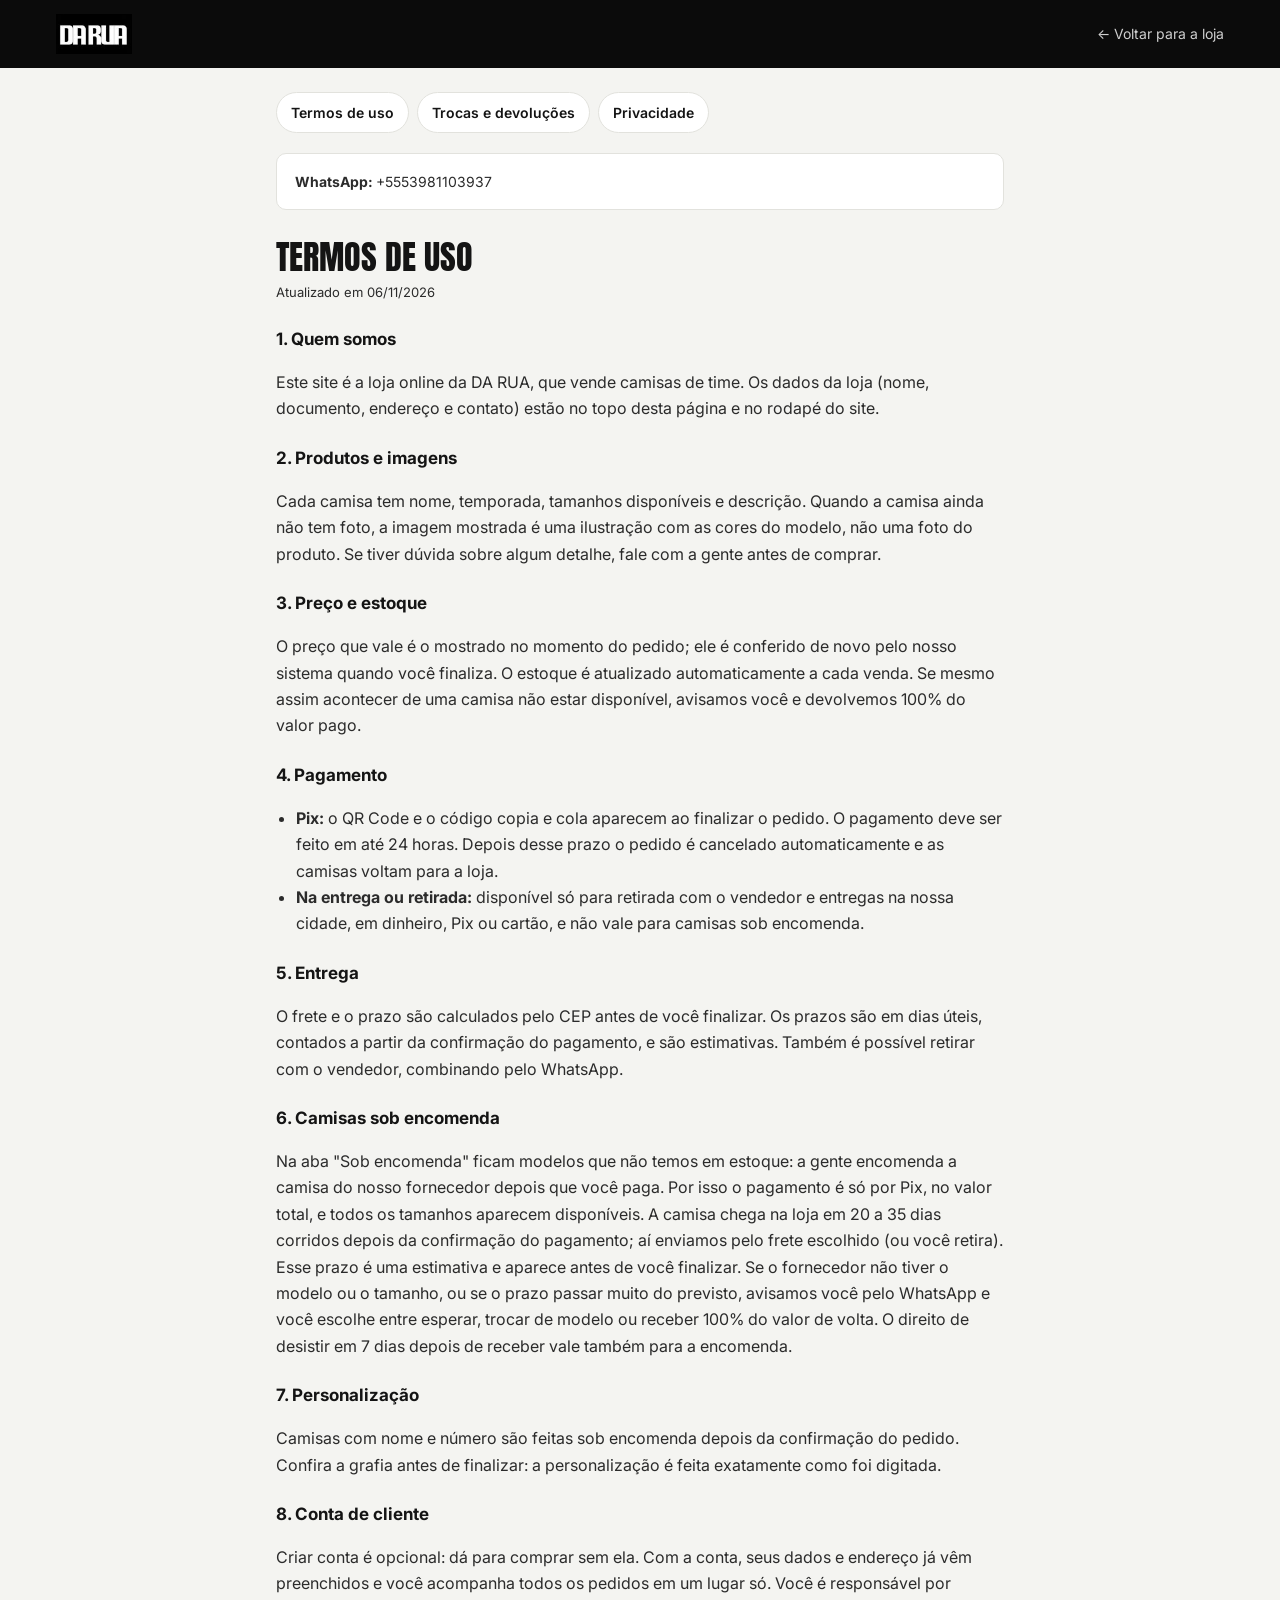
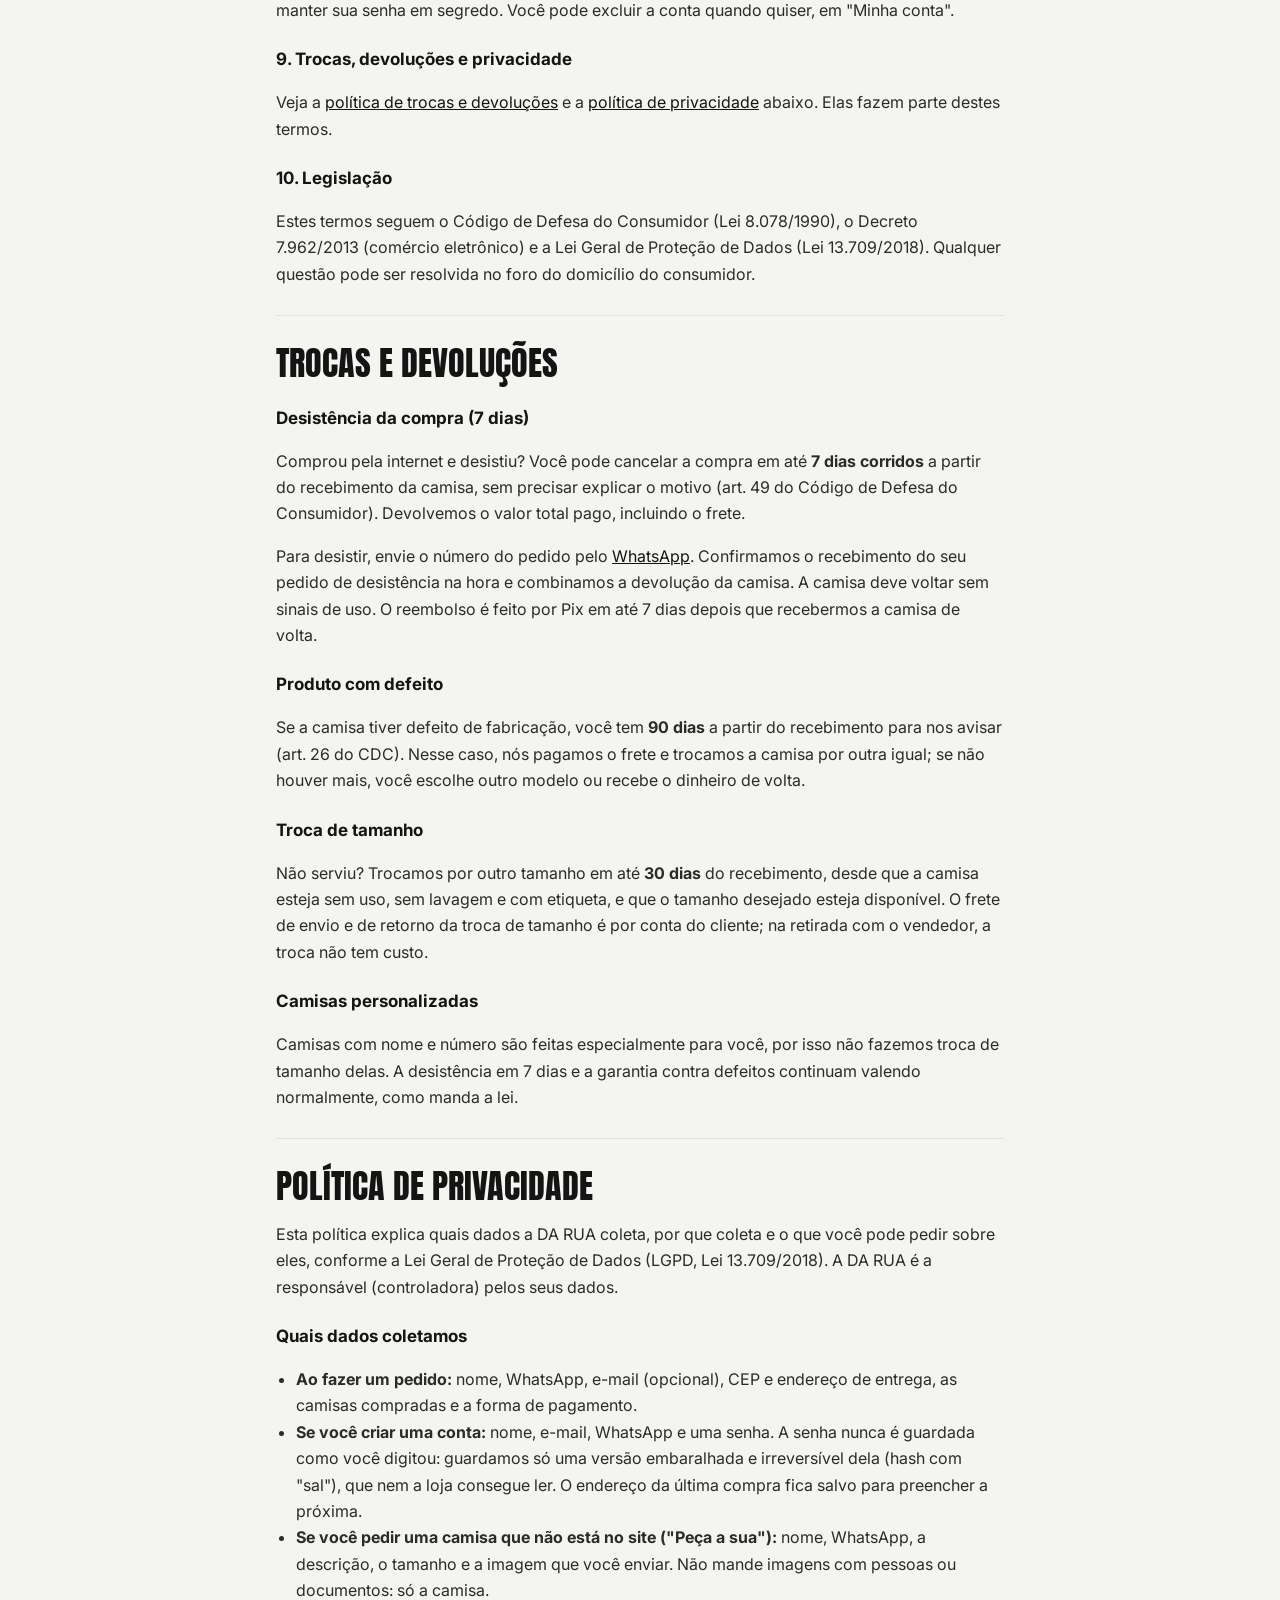
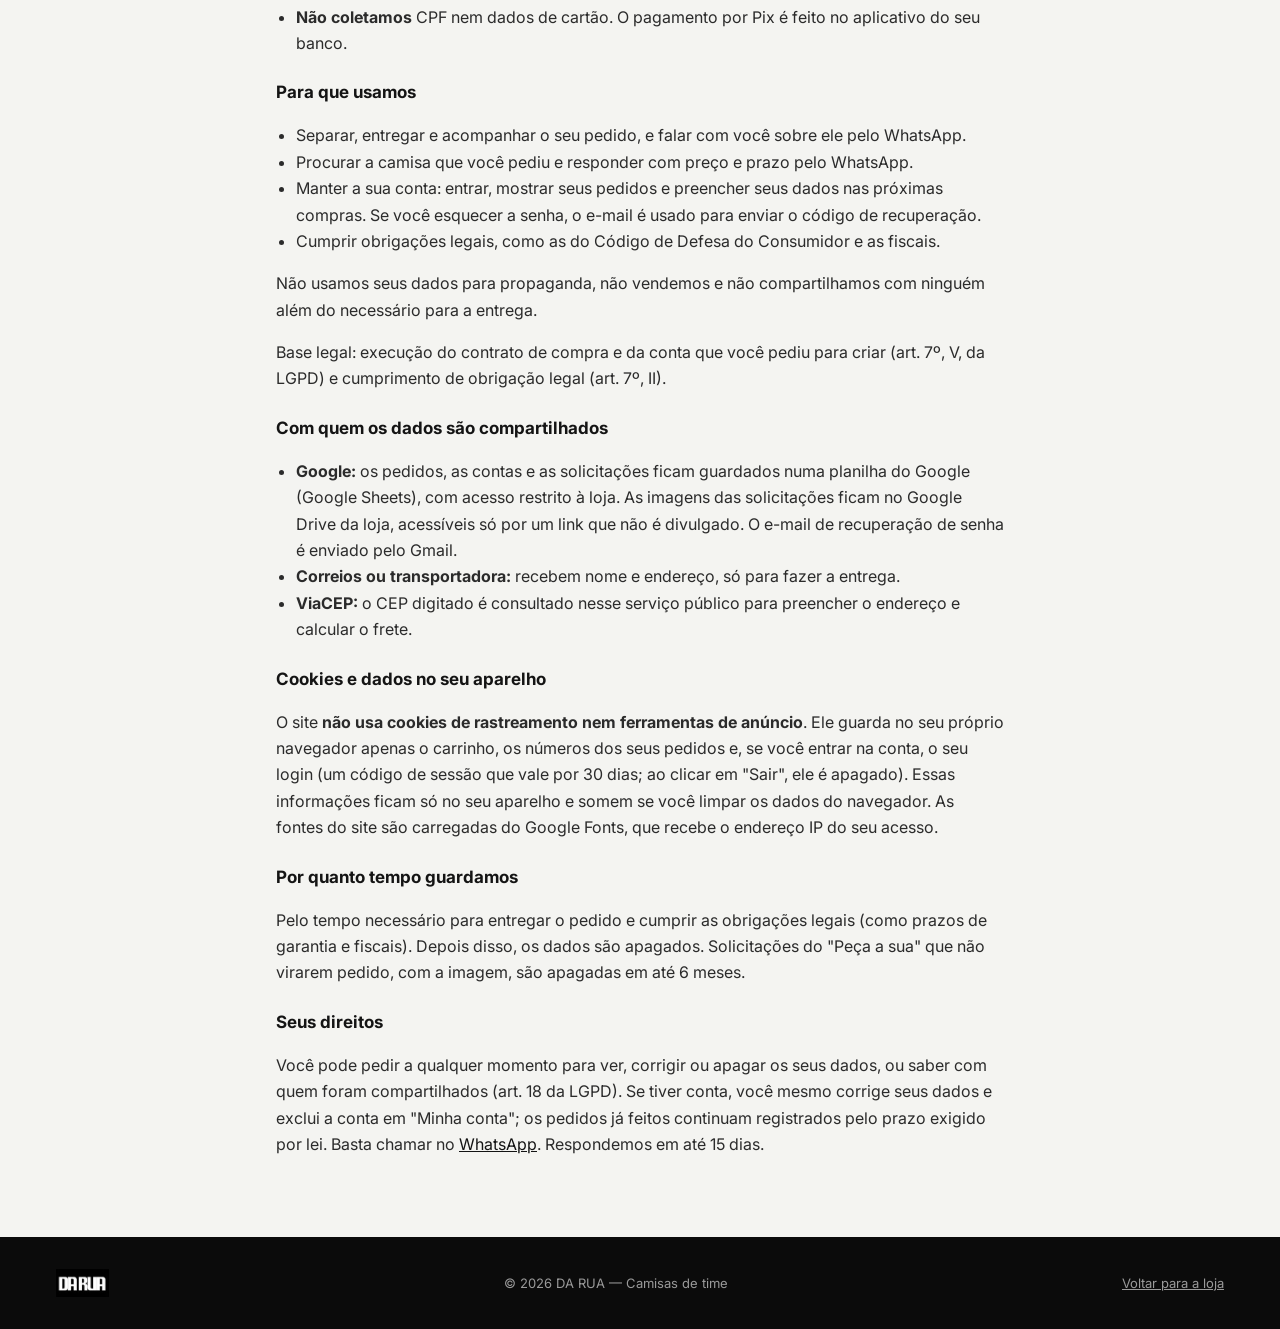
<file: politicas.html>
<!doctype html>
<html lang="pt-BR">
<head>
  <meta charset="utf-8">
  <meta name="viewport" content="width=device-width, initial-scale=1">
  <title>DA RUA — Termos, trocas e privacidade</title>
  <meta name="description" content="Termos de uso, política de trocas e devoluções e política de privacidade da loja DA RUA.">
  <link rel="icon" href="logodarua.png">
  <link rel="preconnect" href="https://fonts.googleapis.com">
  <link rel="preconnect" href="https://fonts.gstatic.com" crossorigin>
  <link href="https://fonts.googleapis.com/css2?family=Anton&family=Inter:wght@400;500;600;700;800&display=swap" rel="stylesheet">
  <link rel="stylesheet" href="css/style.css?v=202611061700">
</head>
<body>
  <header class="topo">
    <div class="wrap topo-in">
      <a href="index.html" class="logo"><img src="logodarua.png" alt="DA RUA — voltar para a loja"></a>
      <a href="index.html" class="voltar-loja">← Voltar para a loja</a>
    </div>
  </header>

  <main class="wrap politicas">
    <nav class="pol-nav" aria-label="Políticas">
      <a href="#termos">Termos de uso</a>
      <a href="#trocas">Trocas e devoluções</a>
      <a href="#privacidade">Privacidade</a>
    </nav>

    <div class="pol-empresa" id="empresa"></div>

    <!-- ================= TERMOS ================= -->
    <section id="termos">
      <h1>Termos de uso</h1>
      <p class="pol-data">Atualizado em <span data-cfg="politicasAtualizadas"></span></p>

      <h2>1. Quem somos</h2>
      <p>Este site é a loja online da DA RUA, que vende camisas de time. Os dados da loja (nome, documento, endereço e contato) estão no topo desta página e no rodapé do site.</p>

      <h2>2. Produtos e imagens</h2>
      <p>Cada camisa tem nome, temporada, tamanhos disponíveis e descrição. Quando a camisa ainda não tem foto, a imagem mostrada é uma ilustração com as cores do modelo, não uma foto do produto. Se tiver dúvida sobre algum detalhe, fale com a gente antes de comprar.</p>

      <h2>3. Preço e estoque</h2>
      <p>O preço que vale é o mostrado no momento do pedido; ele é conferido de novo pelo nosso sistema quando você finaliza. O estoque é atualizado automaticamente a cada venda. Se mesmo assim acontecer de uma camisa não estar disponível, avisamos você e devolvemos 100% do valor pago.</p>

      <h2>4. Pagamento</h2>
      <ul>
        <li><b>Pix:</b> o QR Code e o código copia e cola aparecem ao finalizar o pedido. O pagamento deve ser feito em até <span data-cfg="pixPrazoHoras"></span> horas. Depois desse prazo o pedido é cancelado automaticamente e as camisas voltam para a loja.</li>
        <li><b>Na entrega ou retirada:</b> disponível só para retirada com o vendedor e entregas na nossa cidade, em dinheiro, Pix ou cartão, e não vale para camisas sob encomenda.</li>
      </ul>

      <h2>5. Entrega</h2>
      <p>O frete e o prazo são calculados pelo CEP antes de você finalizar. Os prazos são em dias úteis, contados a partir da confirmação do pagamento, e são estimativas. Também é possível retirar com o vendedor, combinando pelo WhatsApp.</p>

      <h2>6. Camisas sob encomenda</h2>
      <p>Na aba "Sob encomenda" ficam modelos que não temos em estoque: a gente encomenda a camisa do nosso fornecedor depois que você paga. Por isso o pagamento é só por Pix, no valor total, e todos os tamanhos aparecem disponíveis. A camisa chega na loja em <span data-cfg-encomenda></span> dias corridos depois da confirmação do pagamento; aí enviamos pelo frete escolhido (ou você retira). Esse prazo é uma estimativa e aparece antes de você finalizar. Se o fornecedor não tiver o modelo ou o tamanho, ou se o prazo passar muito do previsto, avisamos você pelo WhatsApp e você escolhe entre esperar, trocar de modelo ou receber 100% do valor de volta. O direito de desistir em 7 dias depois de receber vale também para a encomenda.</p>

      <h2>7. Personalização</h2>
      <p>Camisas com nome e número são feitas sob encomenda depois da confirmação do pedido. Confira a grafia antes de finalizar: a personalização é feita exatamente como foi digitada.</p>

      <h2>8. Conta de cliente</h2>
      <p>Criar conta é opcional: dá para comprar sem ela. Com a conta, seus dados e endereço já vêm preenchidos e você acompanha todos os pedidos em um lugar só. Você é responsável por manter sua senha em segredo. Você pode excluir a conta quando quiser, em "Minha conta".</p>

      <h2>9. Trocas, devoluções e privacidade</h2>
      <p>Veja a <a href="#trocas">política de trocas e devoluções</a> e a <a href="#privacidade">política de privacidade</a> abaixo. Elas fazem parte destes termos.</p>

      <h2>10. Legislação</h2>
      <p>Estes termos seguem o Código de Defesa do Consumidor (Lei 8.078/1990), o Decreto 7.962/2013 (comércio eletrônico) e a Lei Geral de Proteção de Dados (Lei 13.709/2018). Qualquer questão pode ser resolvida no foro do domicílio do consumidor.</p>
    </section>

    <!-- ================= TROCAS ================= -->
    <section id="trocas">
      <h1>Trocas e devoluções</h1>

      <h2>Desistência da compra (7 dias)</h2>
      <p>Comprou pela internet e desistiu? Você pode cancelar a compra em até <b>7 dias corridos</b> a partir do recebimento da camisa, sem precisar explicar o motivo (art. 49 do Código de Defesa do Consumidor). Devolvemos o valor total pago, incluindo o frete.</p>
      <p>Para desistir, envie o número do pedido pelo <a data-zap="Olá! Quero desistir do pedido nº ">WhatsApp</a><span data-se="email"> ou pelo e-mail <a data-cfg-email></a></span>. Confirmamos o recebimento do seu pedido de desistência na hora e combinamos a devolução da camisa. A camisa deve voltar sem sinais de uso. O reembolso é feito por Pix em até 7 dias depois que recebermos a camisa de volta.</p>

      <h2>Produto com defeito</h2>
      <p>Se a camisa tiver defeito de fabricação, você tem <b>90 dias</b> a partir do recebimento para nos avisar (art. 26 do CDC). Nesse caso, nós pagamos o frete e trocamos a camisa por outra igual; se não houver mais, você escolhe outro modelo ou recebe o dinheiro de volta.</p>

      <h2>Troca de tamanho</h2>
      <p>Não serviu? Trocamos por outro tamanho em até <b><span data-cfg="trocaTamanhoDias"></span> dias</b> do recebimento, desde que a camisa esteja sem uso, sem lavagem e com etiqueta, e que o tamanho desejado esteja disponível. O frete de envio e de retorno da troca de tamanho é por conta do cliente; na retirada com o vendedor, a troca não tem custo.</p>

      <h2>Camisas personalizadas</h2>
      <p>Camisas com nome e número são feitas especialmente para você, por isso não fazemos troca de tamanho delas. A desistência em 7 dias e a garantia contra defeitos continuam valendo normalmente, como manda a lei.</p>
    </section>

    <!-- ================= PRIVACIDADE ================= -->
    <section id="privacidade">
      <h1>Política de privacidade</h1>
      <p>Esta política explica quais dados a DA RUA coleta, por que coleta e o que você pode pedir sobre eles, conforme a Lei Geral de Proteção de Dados (LGPD, Lei 13.709/2018). A DA RUA é a responsável (controladora) pelos seus dados.</p>

      <h2>Quais dados coletamos</h2>
      <ul>
        <li><b>Ao fazer um pedido:</b> nome, WhatsApp, e-mail (opcional), CEP e endereço de entrega, as camisas compradas e a forma de pagamento.</li>
        <li><b>Se você criar uma conta:</b> nome, e-mail, WhatsApp e uma senha. A senha nunca é guardada como você digitou: guardamos só uma versão embaralhada e irreversível dela (hash com "sal"), que nem a loja consegue ler. O endereço da última compra fica salvo para preencher a próxima.</li>
        <li><b>Se você pedir uma camisa que não está no site ("Peça a sua"):</b> nome, WhatsApp, a descrição, o tamanho e a imagem que você enviar. Não mande imagens com pessoas ou documentos: só a camisa.</li>
        <li><b>Não coletamos</b> CPF nem dados de cartão. O pagamento por Pix é feito no aplicativo do seu banco.</li>
      </ul>

      <h2>Para que usamos</h2>
      <ul>
        <li>Separar, entregar e acompanhar o seu pedido, e falar com você sobre ele pelo WhatsApp.</li>
        <li>Procurar a camisa que você pediu e responder com preço e prazo pelo WhatsApp.</li>
        <li>Manter a sua conta: entrar, mostrar seus pedidos e preencher seus dados nas próximas compras. Se você esquecer a senha, o e-mail é usado para enviar o código de recuperação.</li>
        <li>Cumprir obrigações legais, como as do Código de Defesa do Consumidor e as fiscais.</li>
      </ul>
      <p>Não usamos seus dados para propaganda, não vendemos e não compartilhamos com ninguém além do necessário para a entrega.</p>
      <p>Base legal: execução do contrato de compra e da conta que você pediu para criar (art. 7º, V, da LGPD) e cumprimento de obrigação legal (art. 7º, II).</p>

      <h2>Com quem os dados são compartilhados</h2>
      <ul>
        <li><b>Google:</b> os pedidos, as contas e as solicitações ficam guardados numa planilha do Google (Google Sheets), com acesso restrito à loja. As imagens das solicitações ficam no Google Drive da loja, acessíveis só por um link que não é divulgado. O e-mail de recuperação de senha é enviado pelo Gmail.</li>
        <li><b>Correios ou transportadora:</b> recebem nome e endereço, só para fazer a entrega.</li>
        <li><b>ViaCEP:</b> o CEP digitado é consultado nesse serviço público para preencher o endereço e calcular o frete.</li>
      </ul>

      <h2>Cookies e dados no seu aparelho</h2>
      <p>O site <b>não usa cookies de rastreamento nem ferramentas de anúncio</b>. Ele guarda no seu próprio navegador apenas o carrinho, os números dos seus pedidos e, se você entrar na conta, o seu login (um código de sessão que vale por 30 dias; ao clicar em "Sair", ele é apagado). Essas informações ficam só no seu aparelho e somem se você limpar os dados do navegador. As fontes do site são carregadas do Google Fonts, que recebe o endereço IP do seu acesso.</p>

      <h2>Por quanto tempo guardamos</h2>
      <p>Pelo tempo necessário para entregar o pedido e cumprir as obrigações legais (como prazos de garantia e fiscais). Depois disso, os dados são apagados. Solicitações do "Peça a sua" que não virarem pedido, com a imagem, são apagadas em até 6 meses.</p>

      <h2>Seus direitos</h2>
      <p>Você pode pedir a qualquer momento para ver, corrigir ou apagar os seus dados, ou saber com quem foram compartilhados (art. 18 da LGPD). Se tiver conta, você mesmo corrige seus dados e exclui a conta em "Minha conta"; os pedidos já feitos continuam registrados pelo prazo exigido por lei. Basta chamar no <a data-zap="Olá! Quero fazer um pedido sobre os meus dados pessoais.">WhatsApp</a><span data-se="email"> ou mandar e-mail para <a data-cfg-email></a></span>. Respondemos em até 15 dias.</p>
    </section>
  </main>

  <footer>
    <div class="wrap">
      <img src="logodarua.png" alt="DA RUA">
      <span>© <span id="ano"></span> DA RUA — Camisas de time</span>
      <a href="index.html">Voltar para a loja</a>
    </div>
  </footer>

  <script src="js/config.js?v=202611061700"></script>
  <script src="js/politicas.js?v=202611061700"></script>
</body>
</html>
</file>
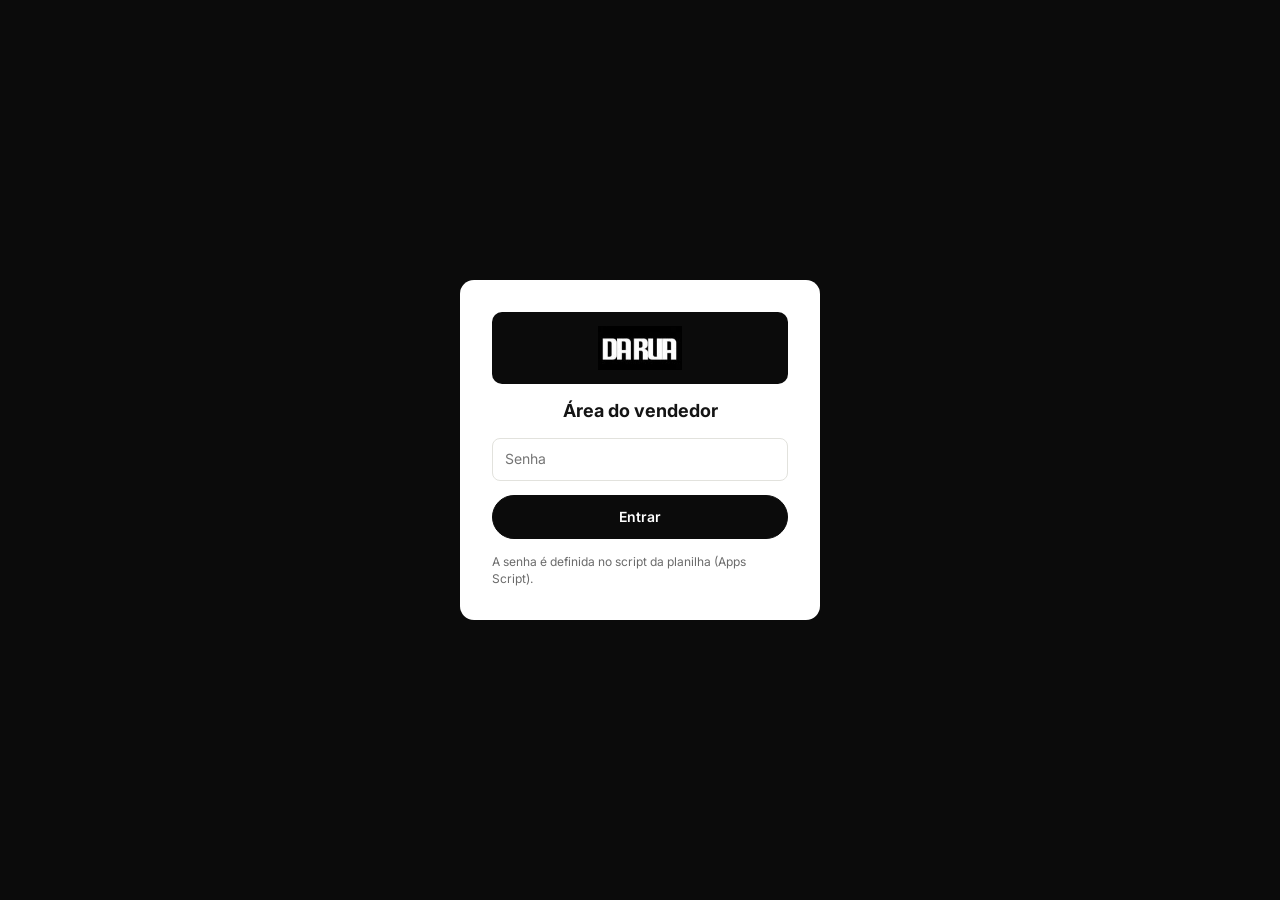
<file: vendedor.html>
<!doctype html>
<html lang="pt-BR">
<head>
  <meta charset="utf-8">
  <meta name="viewport" content="width=device-width, initial-scale=1">
  <title>DA RUA — Pedidos</title>
  <meta name="robots" content="noindex">
  <link rel="icon" href="logodarua.png">
  <link rel="preconnect" href="https://fonts.googleapis.com">
  <link rel="preconnect" href="https://fonts.gstatic.com" crossorigin>
  <link href="https://fonts.googleapis.com/css2?family=Anton&family=Inter:wght@400;500;600;700;800&display=swap" rel="stylesheet">
  <link rel="stylesheet" href="css/style.css?v=202611061700">
</head>
<body>
  <section class="login" id="login">
    <form id="formLogin">
      <div class="logo-box"><img src="logodarua.png" alt="DA RUA"></div>
      <h1>Área do vendedor</h1>
      <input type="password" id="senha" placeholder="Senha" autocomplete="current-password" required>
      <p class="erro" id="erroLogin" hidden></p>
      <button class="btn primario largo" id="entrar">Entrar</button>
      <p class="dica">A senha é definida no script da planilha (Apps Script).</p>
    </form>
  </section>

  <div id="painel" hidden>
    <header class="topo painel-topo">
      <div class="wrap topo-in">
        <div style="display:flex;align-items:center">
          <a href="index.html" class="logo"><img src="logodarua.png" alt="DA RUA"></a>
          <span class="tag">Vendedor</span>
        </div>
        <nav>
          <button class="aba on" data-aba="pedidos">Pedidos</button>
          <button class="aba" data-aba="solicitacoes">Solicitações <span class="cont" id="contSolic" hidden></span></button>
          <button class="aba" data-aba="cadastro">+ Camisa</button>
          <a href="index.html" target="_blank">Ver loja ↗</a>
          <button id="sair">Sair</button>
        </nav>
      </div>
    </header>

    <main class="wrap" id="abaSolicitacoes" style="padding-top:24px" hidden>
      <h2>Solicitações de clientes</h2>
      <p class="dica" style="margin-bottom:14px">Camisas que os clientes pediram pelo "Peça a sua", na aba Sob encomenda da loja. Procure no fornecedor, responda pelo WhatsApp com preço e prazo e, se fechar, cadastre a camisa como sob encomenda para o cliente comprar pelo site.</p>
      <div class="barra">
        <select id="filtroSolic" style="width:auto"></select>
        <span class="esp"></span>
        <button class="btn pequeno" id="atualizarSolic">Atualizar</button>
      </div>
      <div class="solicitacoes" id="listaSolic"></div>
    </main>

    <main class="wrap" id="abaPedidos" style="padding-top:24px">
      <div class="kpis" id="kpis"></div>
      <div class="barra">
        <input type="search" id="busca" placeholder="Buscar por nome, nº ou telefone...">
        <select id="filtroStatus" style="width:auto"></select>
        <span class="esp"></span>
        <button class="btn pequeno" id="atualizar">Atualizar</button>
      </div>
      <p class="dica" id="atualizadoEm" style="margin:-6px 0 14px"></p>
      <div class="pedidos" id="lista"></div>
    </main>

    <main class="wrap cadastro" id="abaCadastro" hidden>
      <h2>Cadastrar camisa</h2>
      <p class="dica">Tire uma foto de frente, com o escudo aparecendo e boa luz, ou escolha uma da galeria. A IA preenche o que conseguir; confira tudo e complete preço e estoque.</p>
      <p class="dica">Camisa do fornecedor (sob encomenda): no Yupoo, abra o álbum, segure o dedo na foto da frente e salve; depois escolha ela aqui e marque "Sob encomenda".</p>

      <details class="lote" id="lote">
        <summary>Cadastrar várias camisas do fornecedor de uma vez (sob encomenda)</summary>
        <p class="dica">Salve no celular as fotos de frente das camisas do Yupoo, escolha todas aqui e toque em cadastrar. A IA identifica uma por uma e salva como sob encomenda, com o preço do tipo (configurado no js/config.js). Se a IA ficar em dúvida, a camisa é salva <b>escondida</b>: confira na planilha e mude "ativo" para SIM.</p>
        <label class="btn largo lote-escolher">📷 Escolher fotos da galeria
          <input type="file" id="loteInput" accept="image/*" multiple>
        </label>
        <label class="lote-link">Link do álbum ou categoria no fornecedor <small>(opcional, vale para todas)</small>
          <input type="url" id="loteLink" maxlength="300" placeholder="https://ezfashion.x.yupoo.com/..." inputmode="url">
        </label>
        <ul class="lote-lista" id="loteLista"></ul>
        <button class="btn primario largo" id="loteIniciar" type="button" hidden>Cadastrar</button>
      </details>

      <label class="foto-box" id="fotoBox">
        <input type="file" id="fotoInput" accept="image/*">
        <img id="fotoPrevia" alt="" hidden>
        <span id="fotoTexto">📷 Tirar foto ou escolher da galeria</span>
      </label>
      <button class="btn primario largo" id="identificar" type="button" disabled>Identificar com IA</button>
      <p class="aviso-ia" id="avisoIA" hidden></p>

      <form id="formCamisa" autocomplete="off">
        <div class="encomenda-box">
          <label class="check"><input type="checkbox" name="encomenda"> <span><b>Sob encomenda</b> — camisa do catálogo do fornecedor, sem estoque na loja</span></label>
          <label id="fornecedorCampo" hidden>Link do álbum no fornecedor <small>(só você vê, nos pedidos)</small>
            <input type="url" name="fornecedor" maxlength="300" placeholder="https://ezfashion.x.yupoo.com/albums/..." inputmode="url">
          </label>
        </div>
        <div class="campos">
          <label class="cheio">Nome <input type="text" name="nome" required maxlength="80" placeholder="Grêmio 24/25 Home"></label>
          <label>Time <input type="text" name="time" maxlength="60"></label>
          <label>Temporada <input type="text" name="temporada" maxlength="10" placeholder="24/25"></label>
          <label>Categoria <select name="categoria" required></select></label>
          <label>Tipo <select name="tipo"></select></label>
          <label>Preço (R$) <input type="text" name="preco" inputmode="decimal" required placeholder="249,90"></label>
          <label>Preço promocional <input type="text" name="preco_promo" inputmode="decimal" placeholder="opcional"></label>
          <label>Cor 1 <input type="color" name="cor1" value="#111111"></label>
          <label>Cor 2 <input type="color" name="cor2" value="#ffffff"></label>
          <label class="cheio">Descrição <textarea name="descricao" rows="3" maxlength="400"></textarea></label>
        </div>
        <fieldset class="estoque" id="estoqueBox">
          <legend>Estoque por tamanho</legend>
          <div id="estoqueCampos"></div>
        </fieldset>
        <div class="checks">
          <label><input type="checkbox" name="listras"> Listras</label>
          <label><input type="checkbox" name="destaque"> Destaque na vitrine</label>
          <label><input type="checkbox" name="ativo" checked> Mostrar na loja</label>
        </div>
        <button class="btn primario largo" id="salvar">Salvar na loja</button>
        <p class="dica">Aparece no site em até ~5 minutos (tempo da planilha publicada).</p>
      </form>
    </main>
  </div>

  <div class="toast" id="toast" role="status"></div>

  <script src="js/config.js?v=202611061700"></script>
  <script src="js/data.js?v=202611061700"></script>
  <script src="js/vendedor.js?v=202611061700"></script>
  <script src="js/cadastro.js?v=202611061700"></script>
  <script src="js/lote.js?v=202611061700"></script>
  <script src="js/solicitacoes.js?v=202611061700"></script>
</body>
</html>
</file>
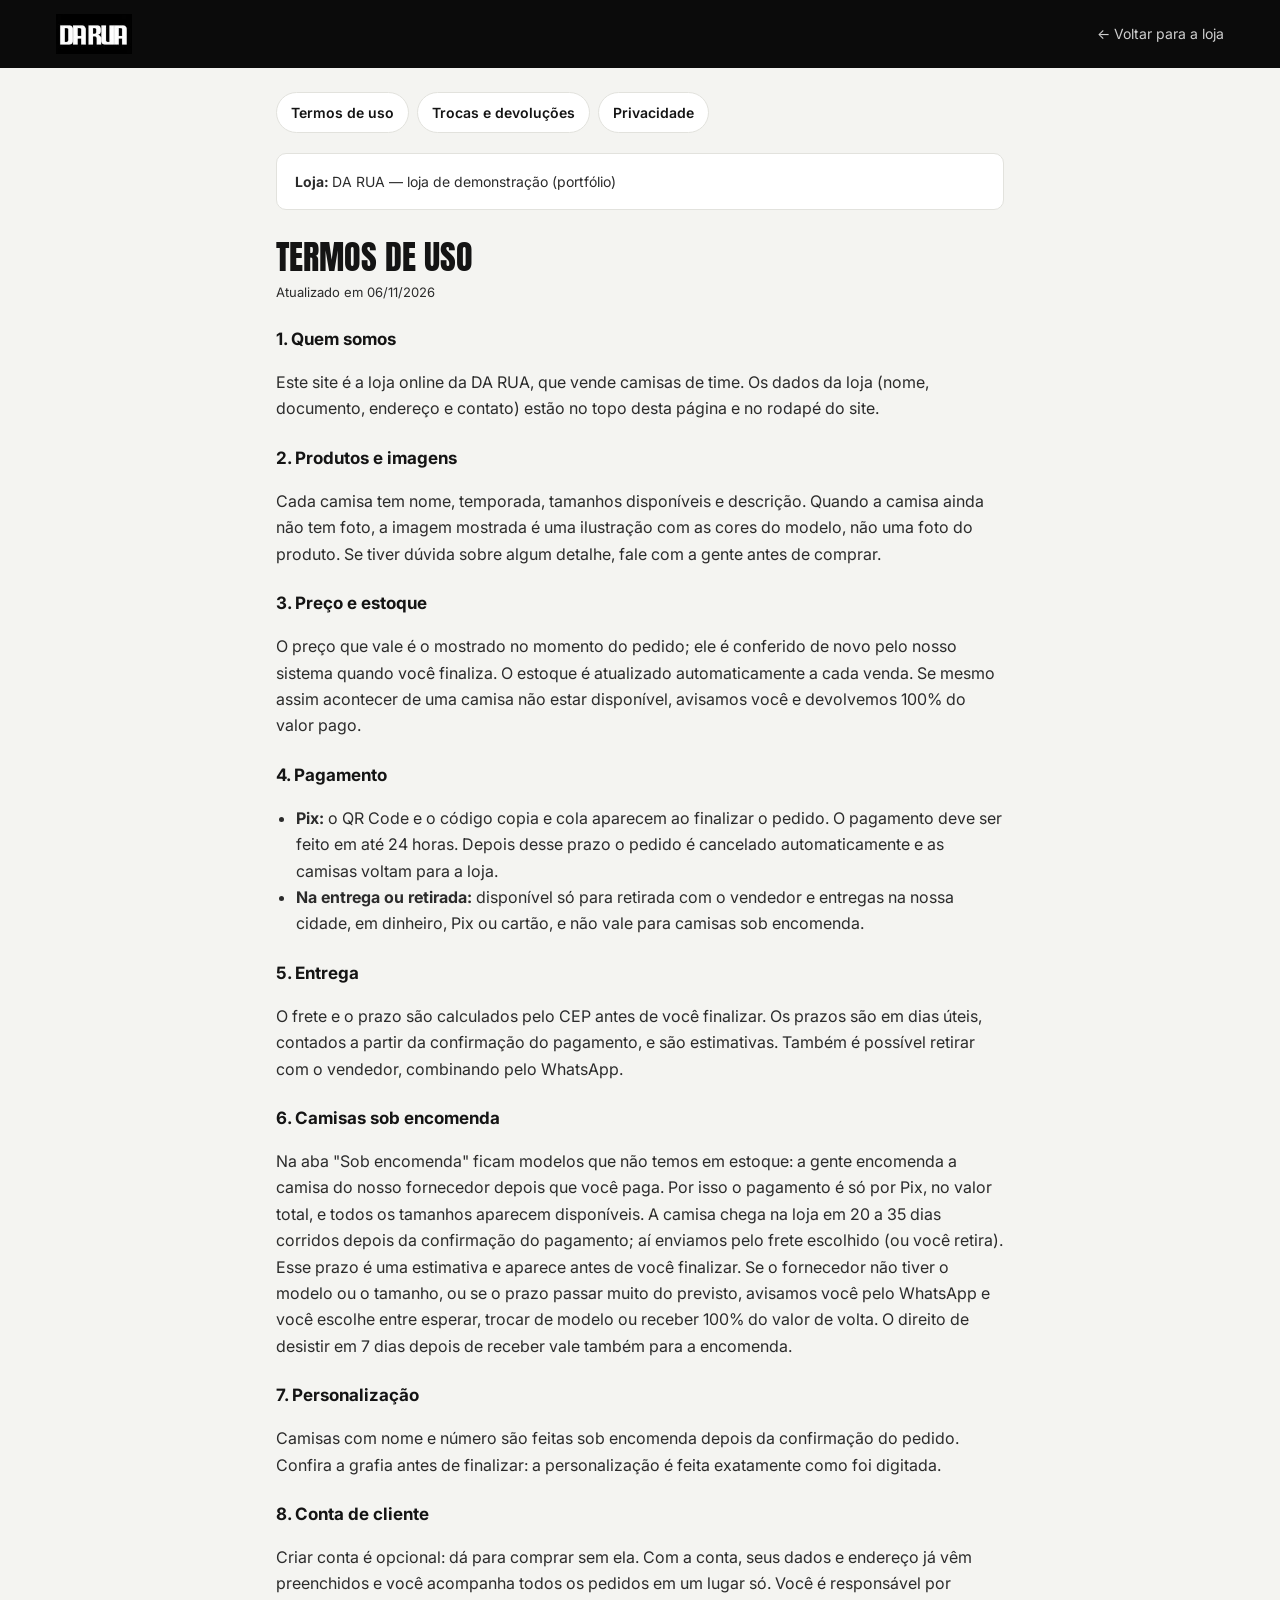
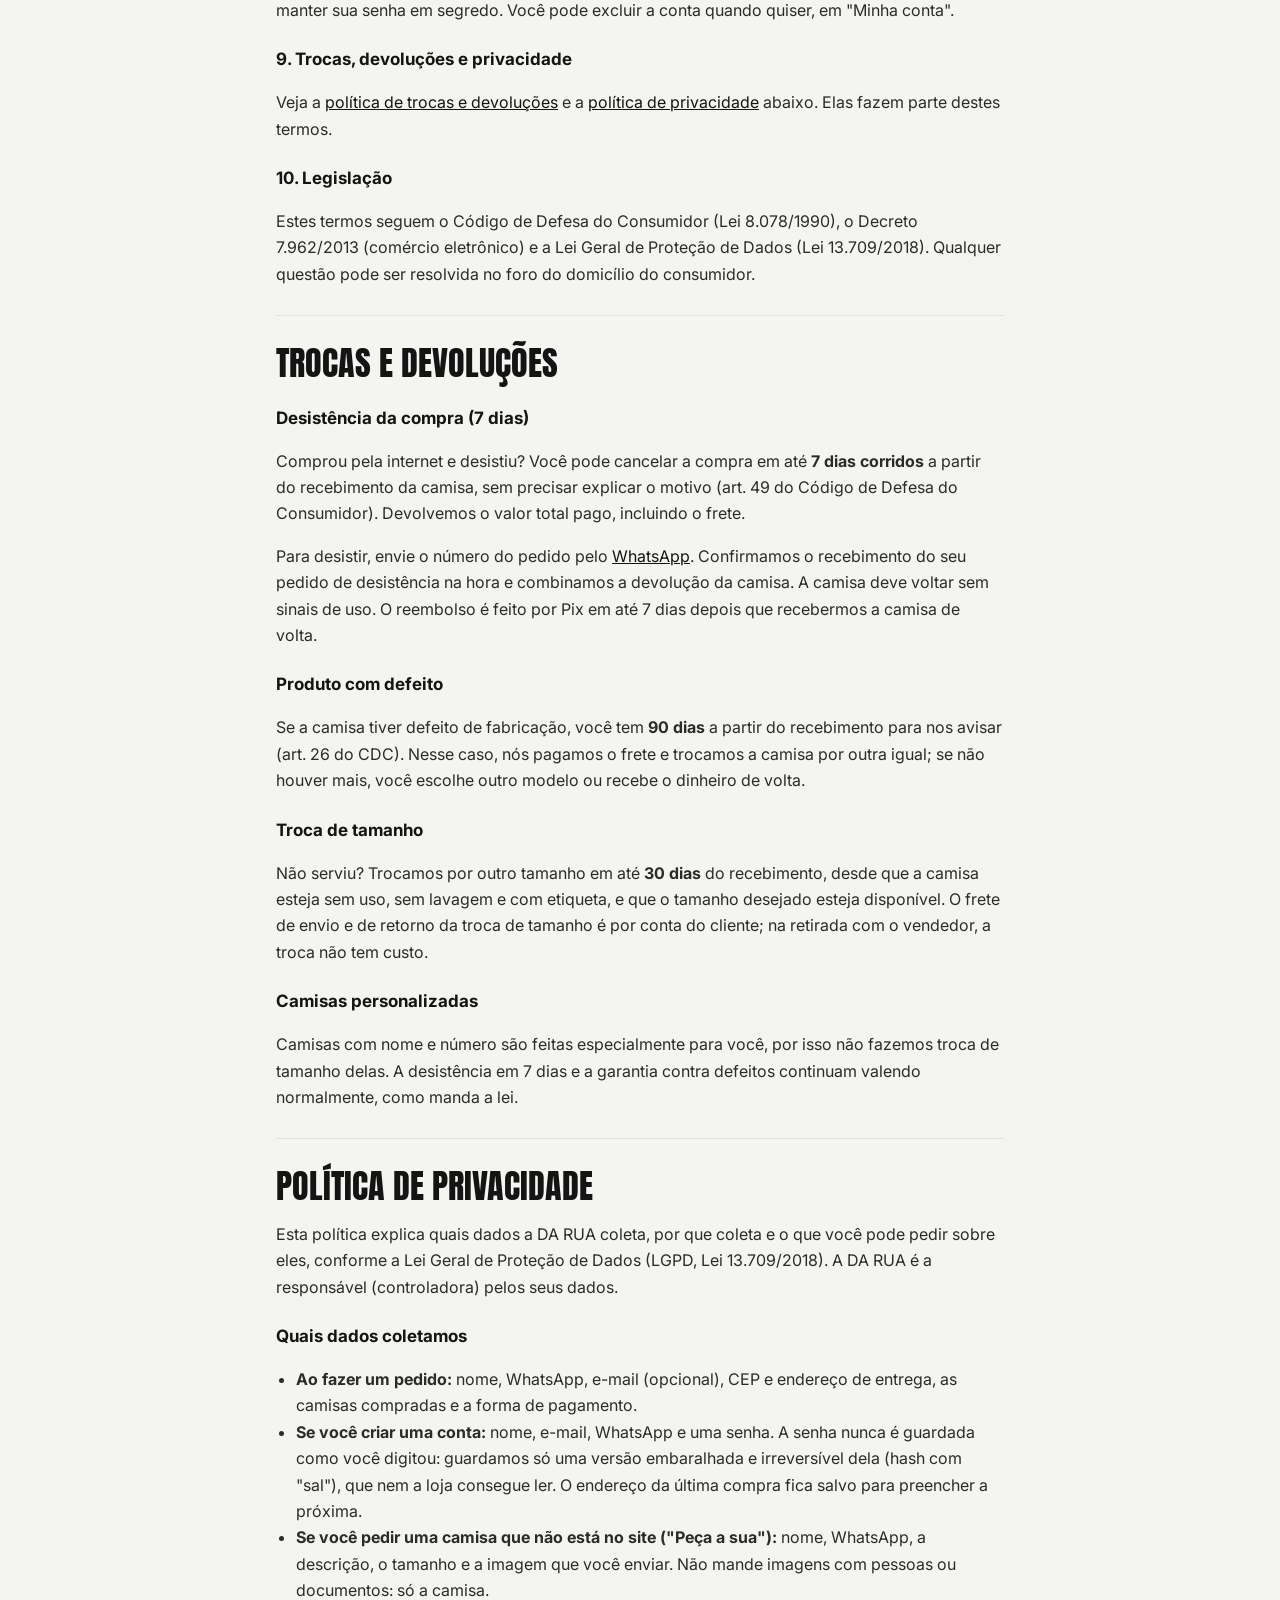
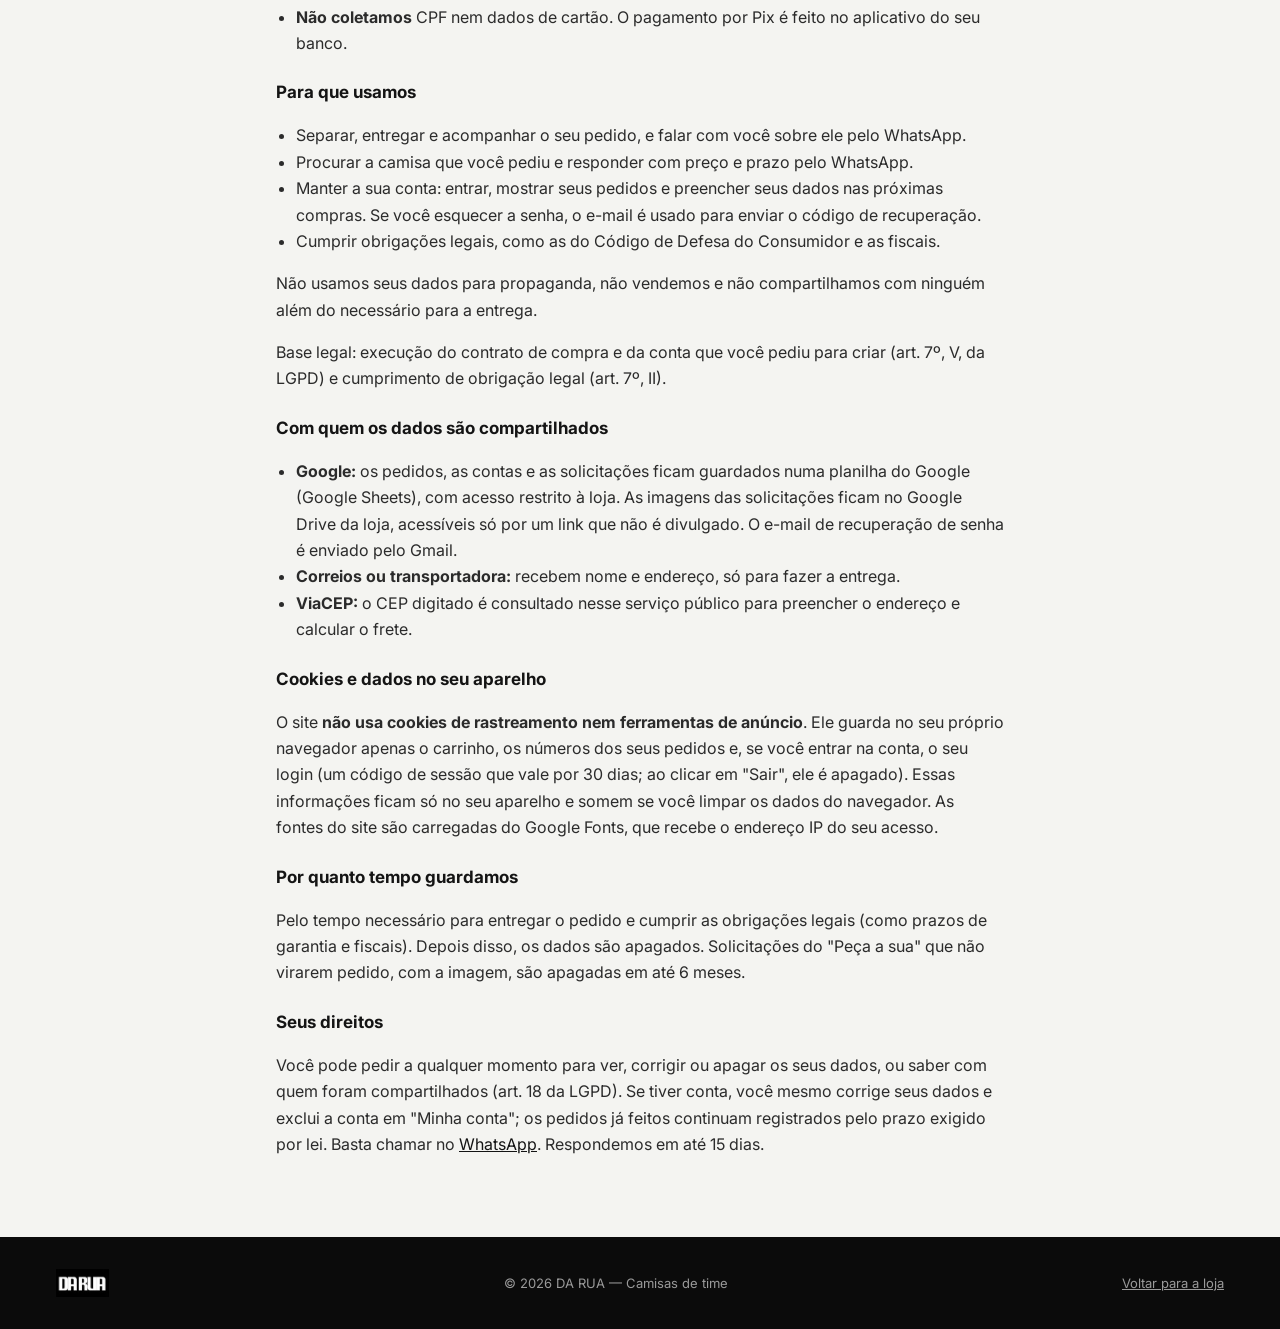
<file: demo/politicas.html>
<!doctype html>
<!-- Gerado por ferramentas/gerar-demo.py a partir de ../politicas.html: não edite aqui. -->
<html lang="pt-BR">
<head>
  <meta charset="utf-8">
  <meta name="robots" content="noindex">
  <meta name="viewport" content="width=device-width, initial-scale=1">
  <title>DA RUA — Termos, trocas e privacidade (demonstração)</title>
  <meta name="description" content="Termos de uso, política de trocas e devoluções e política de privacidade da loja DA RUA.">
  <link rel="icon" href="../logodarua.png">
  <link rel="preconnect" href="https://fonts.googleapis.com">
  <link rel="preconnect" href="https://fonts.gstatic.com" crossorigin>
  <link href="https://fonts.googleapis.com/css2?family=Anton&family=Inter:wght@400;500;600;700;800&display=swap" rel="stylesheet">
  <link rel="stylesheet" href="../css/style.css?v=202611061700">
</head>
<body>
  <header class="topo">
    <div class="wrap topo-in">
      <a href="index.html" class="logo"><img src="../logodarua.png" alt="DA RUA — voltar para a loja"></a>
      <a href="index.html" class="voltar-loja">← Voltar para a loja</a>
    </div>
  </header>

  <main class="wrap politicas">
    <nav class="pol-nav" aria-label="Políticas">
      <a href="#termos">Termos de uso</a>
      <a href="#trocas">Trocas e devoluções</a>
      <a href="#privacidade">Privacidade</a>
    </nav>

    <div class="pol-empresa" id="empresa"></div>

    <!-- ================= TERMOS ================= -->
    <section id="termos">
      <h1>Termos de uso</h1>
      <p class="pol-data">Atualizado em <span data-cfg="politicasAtualizadas"></span></p>

      <h2>1. Quem somos</h2>
      <p>Este site é a loja online da DA RUA, que vende camisas de time. Os dados da loja (nome, documento, endereço e contato) estão no topo desta página e no rodapé do site.</p>

      <h2>2. Produtos e imagens</h2>
      <p>Cada camisa tem nome, temporada, tamanhos disponíveis e descrição. Quando a camisa ainda não tem foto, a imagem mostrada é uma ilustração com as cores do modelo, não uma foto do produto. Se tiver dúvida sobre algum detalhe, fale com a gente antes de comprar.</p>

      <h2>3. Preço e estoque</h2>
      <p>O preço que vale é o mostrado no momento do pedido; ele é conferido de novo pelo nosso sistema quando você finaliza. O estoque é atualizado automaticamente a cada venda. Se mesmo assim acontecer de uma camisa não estar disponível, avisamos você e devolvemos 100% do valor pago.</p>

      <h2>4. Pagamento</h2>
      <ul>
        <li><b>Pix:</b> o QR Code e o código copia e cola aparecem ao finalizar o pedido. O pagamento deve ser feito em até <span data-cfg="pixPrazoHoras"></span> horas. Depois desse prazo o pedido é cancelado automaticamente e as camisas voltam para a loja.</li>
        <li><b>Na entrega ou retirada:</b> disponível só para retirada com o vendedor e entregas na nossa cidade, em dinheiro, Pix ou cartão, e não vale para camisas sob encomenda.</li>
      </ul>

      <h2>5. Entrega</h2>
      <p>O frete e o prazo são calculados pelo CEP antes de você finalizar. Os prazos são em dias úteis, contados a partir da confirmação do pagamento, e são estimativas. Também é possível retirar com o vendedor, combinando pelo WhatsApp.</p>

      <h2>6. Camisas sob encomenda</h2>
      <p>Na aba "Sob encomenda" ficam modelos que não temos em estoque: a gente encomenda a camisa do nosso fornecedor depois que você paga. Por isso o pagamento é só por Pix, no valor total, e todos os tamanhos aparecem disponíveis. A camisa chega na loja em <span data-cfg-encomenda></span> dias corridos depois da confirmação do pagamento; aí enviamos pelo frete escolhido (ou você retira). Esse prazo é uma estimativa e aparece antes de você finalizar. Se o fornecedor não tiver o modelo ou o tamanho, ou se o prazo passar muito do previsto, avisamos você pelo WhatsApp e você escolhe entre esperar, trocar de modelo ou receber 100% do valor de volta. O direito de desistir em 7 dias depois de receber vale também para a encomenda.</p>

      <h2>7. Personalização</h2>
      <p>Camisas com nome e número são feitas sob encomenda depois da confirmação do pedido. Confira a grafia antes de finalizar: a personalização é feita exatamente como foi digitada.</p>

      <h2>8. Conta de cliente</h2>
      <p>Criar conta é opcional: dá para comprar sem ela. Com a conta, seus dados e endereço já vêm preenchidos e você acompanha todos os pedidos em um lugar só. Você é responsável por manter sua senha em segredo. Você pode excluir a conta quando quiser, em "Minha conta".</p>

      <h2>9. Trocas, devoluções e privacidade</h2>
      <p>Veja a <a href="#trocas">política de trocas e devoluções</a> e a <a href="#privacidade">política de privacidade</a> abaixo. Elas fazem parte destes termos.</p>

      <h2>10. Legislação</h2>
      <p>Estes termos seguem o Código de Defesa do Consumidor (Lei 8.078/1990), o Decreto 7.962/2013 (comércio eletrônico) e a Lei Geral de Proteção de Dados (Lei 13.709/2018). Qualquer questão pode ser resolvida no foro do domicílio do consumidor.</p>
    </section>

    <!-- ================= TROCAS ================= -->
    <section id="trocas">
      <h1>Trocas e devoluções</h1>

      <h2>Desistência da compra (7 dias)</h2>
      <p>Comprou pela internet e desistiu? Você pode cancelar a compra em até <b>7 dias corridos</b> a partir do recebimento da camisa, sem precisar explicar o motivo (art. 49 do Código de Defesa do Consumidor). Devolvemos o valor total pago, incluindo o frete.</p>
      <p>Para desistir, envie o número do pedido pelo <a data-zap="Olá! Quero desistir do pedido nº ">WhatsApp</a><span data-se="email"> ou pelo e-mail <a data-cfg-email></a></span>. Confirmamos o recebimento do seu pedido de desistência na hora e combinamos a devolução da camisa. A camisa deve voltar sem sinais de uso. O reembolso é feito por Pix em até 7 dias depois que recebermos a camisa de volta.</p>

      <h2>Produto com defeito</h2>
      <p>Se a camisa tiver defeito de fabricação, você tem <b>90 dias</b> a partir do recebimento para nos avisar (art. 26 do CDC). Nesse caso, nós pagamos o frete e trocamos a camisa por outra igual; se não houver mais, você escolhe outro modelo ou recebe o dinheiro de volta.</p>

      <h2>Troca de tamanho</h2>
      <p>Não serviu? Trocamos por outro tamanho em até <b><span data-cfg="trocaTamanhoDias"></span> dias</b> do recebimento, desde que a camisa esteja sem uso, sem lavagem e com etiqueta, e que o tamanho desejado esteja disponível. O frete de envio e de retorno da troca de tamanho é por conta do cliente; na retirada com o vendedor, a troca não tem custo.</p>

      <h2>Camisas personalizadas</h2>
      <p>Camisas com nome e número são feitas especialmente para você, por isso não fazemos troca de tamanho delas. A desistência em 7 dias e a garantia contra defeitos continuam valendo normalmente, como manda a lei.</p>
    </section>

    <!-- ================= PRIVACIDADE ================= -->
    <section id="privacidade">
      <h1>Política de privacidade</h1>
      <p>Esta política explica quais dados a DA RUA coleta, por que coleta e o que você pode pedir sobre eles, conforme a Lei Geral de Proteção de Dados (LGPD, Lei 13.709/2018). A DA RUA é a responsável (controladora) pelos seus dados.</p>

      <h2>Quais dados coletamos</h2>
      <ul>
        <li><b>Ao fazer um pedido:</b> nome, WhatsApp, e-mail (opcional), CEP e endereço de entrega, as camisas compradas e a forma de pagamento.</li>
        <li><b>Se você criar uma conta:</b> nome, e-mail, WhatsApp e uma senha. A senha nunca é guardada como você digitou: guardamos só uma versão embaralhada e irreversível dela (hash com "sal"), que nem a loja consegue ler. O endereço da última compra fica salvo para preencher a próxima.</li>
        <li><b>Se você pedir uma camisa que não está no site ("Peça a sua"):</b> nome, WhatsApp, a descrição, o tamanho e a imagem que você enviar. Não mande imagens com pessoas ou documentos: só a camisa.</li>
        <li><b>Não coletamos</b> CPF nem dados de cartão. O pagamento por Pix é feito no aplicativo do seu banco.</li>
      </ul>

      <h2>Para que usamos</h2>
      <ul>
        <li>Separar, entregar e acompanhar o seu pedido, e falar com você sobre ele pelo WhatsApp.</li>
        <li>Procurar a camisa que você pediu e responder com preço e prazo pelo WhatsApp.</li>
        <li>Manter a sua conta: entrar, mostrar seus pedidos e preencher seus dados nas próximas compras. Se você esquecer a senha, o e-mail é usado para enviar o código de recuperação.</li>
        <li>Cumprir obrigações legais, como as do Código de Defesa do Consumidor e as fiscais.</li>
      </ul>
      <p>Não usamos seus dados para propaganda, não vendemos e não compartilhamos com ninguém além do necessário para a entrega.</p>
      <p>Base legal: execução do contrato de compra e da conta que você pediu para criar (art. 7º, V, da LGPD) e cumprimento de obrigação legal (art. 7º, II).</p>

      <h2>Com quem os dados são compartilhados</h2>
      <ul>
        <li><b>Google:</b> os pedidos, as contas e as solicitações ficam guardados numa planilha do Google (Google Sheets), com acesso restrito à loja. As imagens das solicitações ficam no Google Drive da loja, acessíveis só por um link que não é divulgado. O e-mail de recuperação de senha é enviado pelo Gmail.</li>
        <li><b>Correios ou transportadora:</b> recebem nome e endereço, só para fazer a entrega.</li>
        <li><b>ViaCEP:</b> o CEP digitado é consultado nesse serviço público para preencher o endereço e calcular o frete.</li>
      </ul>

      <h2>Cookies e dados no seu aparelho</h2>
      <p>O site <b>não usa cookies de rastreamento nem ferramentas de anúncio</b>. Ele guarda no seu próprio navegador apenas o carrinho, os números dos seus pedidos e, se você entrar na conta, o seu login (um código de sessão que vale por 30 dias; ao clicar em "Sair", ele é apagado). Essas informações ficam só no seu aparelho e somem se você limpar os dados do navegador. As fontes do site são carregadas do Google Fonts, que recebe o endereço IP do seu acesso.</p>

      <h2>Por quanto tempo guardamos</h2>
      <p>Pelo tempo necessário para entregar o pedido e cumprir as obrigações legais (como prazos de garantia e fiscais). Depois disso, os dados são apagados. Solicitações do "Peça a sua" que não virarem pedido, com a imagem, são apagadas em até 6 meses.</p>

      <h2>Seus direitos</h2>
      <p>Você pode pedir a qualquer momento para ver, corrigir ou apagar os seus dados, ou saber com quem foram compartilhados (art. 18 da LGPD). Se tiver conta, você mesmo corrige seus dados e exclui a conta em "Minha conta"; os pedidos já feitos continuam registrados pelo prazo exigido por lei. Basta chamar no <a data-zap="Olá! Quero fazer um pedido sobre os meus dados pessoais.">WhatsApp</a><span data-se="email"> ou mandar e-mail para <a data-cfg-email></a></span>. Respondemos em até 15 dias.</p>
    </section>
  </main>

  <footer>
    <div class="wrap">
      <img src="../logodarua.png" alt="DA RUA">
      <span>© <span id="ano"></span> DA RUA — Camisas de time</span>
      <a href="index.html">Voltar para a loja</a>
    </div>
  </footer>

  <script src="config.js?v=202611061700"></script>
  <script src="../js/politicas.js?v=202611061700"></script>
</body>
</html>
</file>
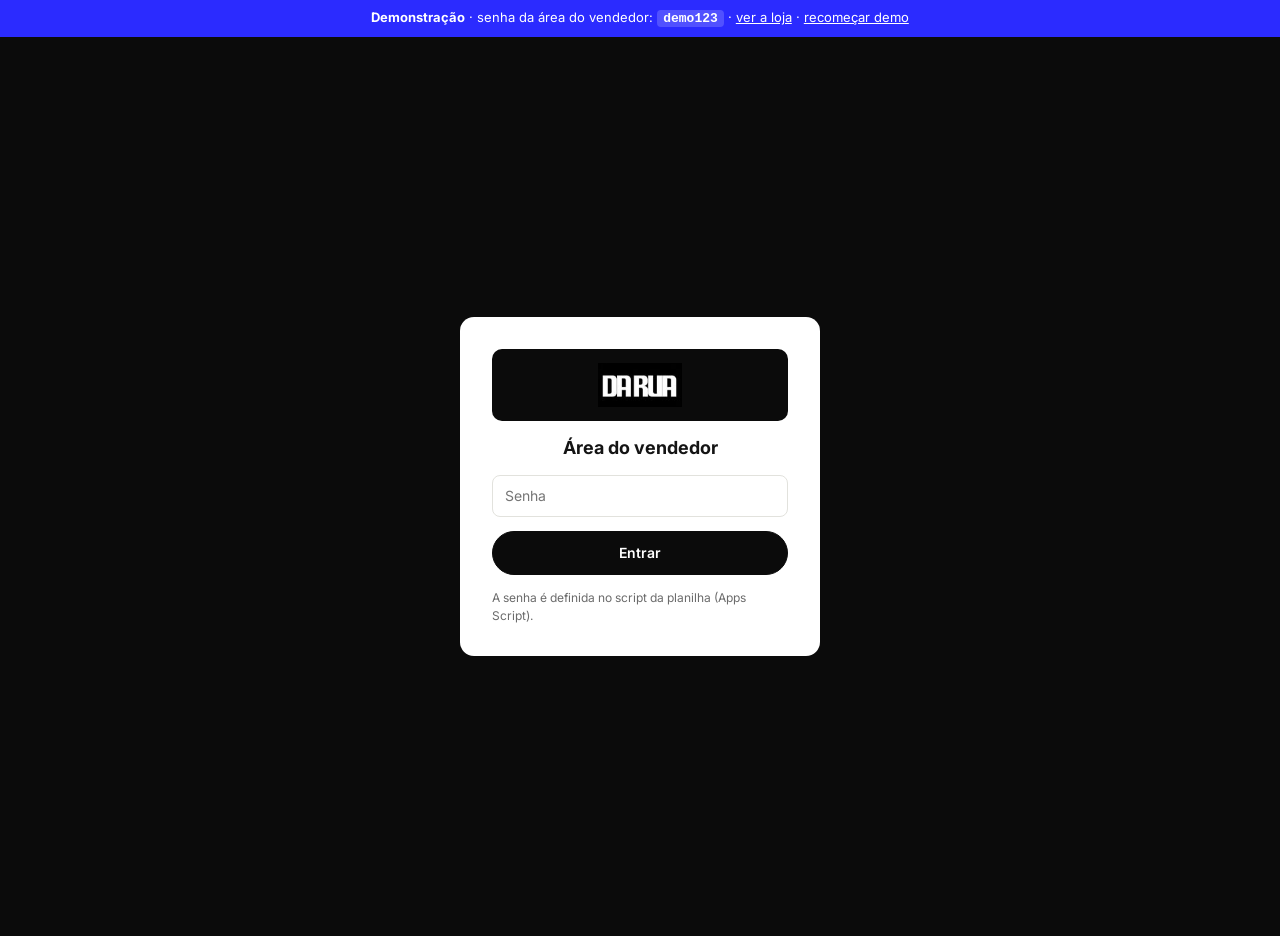
<file: demo/vendedor.html>
<!doctype html>
<!-- Gerado por ferramentas/gerar-demo.py a partir de ../vendedor.html: não edite aqui. -->
<html lang="pt-BR">
<head>
  <meta charset="utf-8">
  <meta name="robots" content="noindex">
  <meta name="viewport" content="width=device-width, initial-scale=1">
  <title>DA RUA — Pedidos (demonstração)</title>
  <meta name="robots" content="noindex">
  <link rel="icon" href="../logodarua.png">
  <link rel="preconnect" href="https://fonts.googleapis.com">
  <link rel="preconnect" href="https://fonts.gstatic.com" crossorigin>
  <link href="https://fonts.googleapis.com/css2?family=Anton&family=Inter:wght@400;500;600;700;800&display=swap" rel="stylesheet">
  <link rel="stylesheet" href="../css/style.css?v=202611061700">
</head>
<body>
  <section class="login" id="login">
    <form id="formLogin">
      <div class="logo-box"><img src="../logodarua.png" alt="DA RUA"></div>
      <h1>Área do vendedor</h1>
      <input type="password" id="senha" placeholder="Senha" autocomplete="current-password" required>
      <p class="erro" id="erroLogin" hidden></p>
      <button class="btn primario largo" id="entrar">Entrar</button>
      <p class="dica">A senha é definida no script da planilha (Apps Script).</p>
    </form>
  </section>

  <div id="painel" hidden>
    <header class="topo painel-topo">
      <div class="wrap topo-in">
        <div style="display:flex;align-items:center">
          <a href="index.html" class="logo"><img src="../logodarua.png" alt="DA RUA"></a>
          <span class="tag">Vendedor</span>
        </div>
        <nav>
          <button class="aba on" data-aba="pedidos">Pedidos</button>
          <button class="aba" data-aba="solicitacoes">Solicitações <span class="cont" id="contSolic" hidden></span></button>
          <button class="aba" data-aba="cadastro">+ Camisa</button>
          <a href="index.html" target="_blank">Ver loja ↗</a>
          <button id="sair">Sair</button>
        </nav>
      </div>
    </header>

    <main class="wrap" id="abaSolicitacoes" style="padding-top:24px" hidden>
      <h2>Solicitações de clientes</h2>
      <p class="dica" style="margin-bottom:14px">Camisas que os clientes pediram pelo "Peça a sua", na aba Sob encomenda da loja. Procure no fornecedor, responda pelo WhatsApp com preço e prazo e, se fechar, cadastre a camisa como sob encomenda para o cliente comprar pelo site.</p>
      <div class="barra">
        <select id="filtroSolic" style="width:auto"></select>
        <span class="esp"></span>
        <button class="btn pequeno" id="atualizarSolic">Atualizar</button>
      </div>
      <div class="solicitacoes" id="listaSolic"></div>
    </main>

    <main class="wrap" id="abaPedidos" style="padding-top:24px">
      <div class="kpis" id="kpis"></div>
      <div class="barra">
        <input type="search" id="busca" placeholder="Buscar por nome, nº ou telefone...">
        <select id="filtroStatus" style="width:auto"></select>
        <span class="esp"></span>
        <button class="btn pequeno" id="atualizar">Atualizar</button>
      </div>
      <p class="dica" id="atualizadoEm" style="margin:-6px 0 14px"></p>
      <div class="pedidos" id="lista"></div>
    </main>

    <main class="wrap cadastro" id="abaCadastro" hidden>
      <h2>Cadastrar camisa</h2>
      <p class="dica">Tire uma foto de frente, com o escudo aparecendo e boa luz, ou escolha uma da galeria. A IA preenche o que conseguir; confira tudo e complete preço e estoque.</p>
      <p class="dica">Camisa do fornecedor (sob encomenda): no Yupoo, abra o álbum, segure o dedo na foto da frente e salve; depois escolha ela aqui e marque "Sob encomenda".</p>

      <details class="lote" id="lote">
        <summary>Cadastrar várias camisas do fornecedor de uma vez (sob encomenda)</summary>
        <p class="dica">Salve no celular as fotos de frente das camisas do Yupoo, escolha todas aqui e toque em cadastrar. A IA identifica uma por uma e salva como sob encomenda, com o preço do tipo (configurado no js/config.js). Se a IA ficar em dúvida, a camisa é salva <b>escondida</b>: confira na planilha e mude "ativo" para SIM.</p>
        <label class="btn largo lote-escolher">📷 Escolher fotos da galeria
          <input type="file" id="loteInput" accept="image/*" multiple>
        </label>
        <label class="lote-link">Link do álbum ou categoria no fornecedor <small>(opcional, vale para todas)</small>
          <input type="url" id="loteLink" maxlength="300" placeholder="https://ezfashion.x.yupoo.com/..." inputmode="url">
        </label>
        <ul class="lote-lista" id="loteLista"></ul>
        <button class="btn primario largo" id="loteIniciar" type="button" hidden>Cadastrar</button>
      </details>

      <label class="foto-box" id="fotoBox">
        <input type="file" id="fotoInput" accept="image/*">
        <img id="fotoPrevia" alt="" hidden>
        <span id="fotoTexto">📷 Tirar foto ou escolher da galeria</span>
      </label>
      <button class="btn primario largo" id="identificar" type="button" disabled>Identificar com IA</button>
      <p class="aviso-ia" id="avisoIA" hidden></p>

      <form id="formCamisa" autocomplete="off">
        <div class="encomenda-box">
          <label class="check"><input type="checkbox" name="encomenda"> <span><b>Sob encomenda</b> — camisa do catálogo do fornecedor, sem estoque na loja</span></label>
          <label id="fornecedorCampo" hidden>Link do álbum no fornecedor <small>(só você vê, nos pedidos)</small>
            <input type="url" name="fornecedor" maxlength="300" placeholder="https://ezfashion.x.yupoo.com/albums/..." inputmode="url">
          </label>
        </div>
        <div class="campos">
          <label class="cheio">Nome <input type="text" name="nome" required maxlength="80" placeholder="Grêmio 24/25 Home"></label>
          <label>Time <input type="text" name="time" maxlength="60"></label>
          <label>Temporada <input type="text" name="temporada" maxlength="10" placeholder="24/25"></label>
          <label>Categoria <select name="categoria" required></select></label>
          <label>Tipo <select name="tipo"></select></label>
          <label>Preço (R$) <input type="text" name="preco" inputmode="decimal" required placeholder="249,90"></label>
          <label>Preço promocional <input type="text" name="preco_promo" inputmode="decimal" placeholder="opcional"></label>
          <label>Cor 1 <input type="color" name="cor1" value="#111111"></label>
          <label>Cor 2 <input type="color" name="cor2" value="#ffffff"></label>
          <label class="cheio">Descrição <textarea name="descricao" rows="3" maxlength="400"></textarea></label>
        </div>
        <fieldset class="estoque" id="estoqueBox">
          <legend>Estoque por tamanho</legend>
          <div id="estoqueCampos"></div>
        </fieldset>
        <div class="checks">
          <label><input type="checkbox" name="listras"> Listras</label>
          <label><input type="checkbox" name="destaque"> Destaque na vitrine</label>
          <label><input type="checkbox" name="ativo" checked> Mostrar na loja</label>
        </div>
        <button class="btn primario largo" id="salvar">Salvar na loja</button>
        <p class="dica">Aparece no site em até ~5 minutos (tempo da planilha publicada).</p>
      </form>
    </main>
  </div>

  <div class="toast" id="toast" role="status"></div>

  <script src="config.js?v=202611061700"></script>
  <script src="../js/data.js?v=202611061700"></script>
  <script src="demo.js?v=202611061638"></script>
  <script src="../js/vendedor.js?v=202611061700"></script>
  <script src="../js/cadastro.js?v=202611061700"></script>
  <script src="../js/lote.js?v=202611061700"></script>
  <script src="../js/solicitacoes.js?v=202611061700"></script>
</body>
</html>
</file>
<file: css/style.css>
:root {
  --preto: #0b0b0b;
  --grafite: #1c1c1c;
  --fundo: #f4f4f1;
  --branco: #ffffff;
  --texto: #141414;
  --suave: #6b6b6b;
  --linha: #e2e2dd;
  --destaque: #d4ff2a;
  --vermelho: #e3262f;
  --verde: #1f9d55;
  --amarelo: #f2a900;
  --raio: 10px;
  --titulo: 'Anton', Impact, 'Arial Narrow', sans-serif;
}

* { box-sizing: border-box; }
html, body { margin: 0; }
body {
  font-family: 'Inter', system-ui, -apple-system, 'Segoe UI', Roboto, sans-serif;
  background: var(--fundo);
  color: var(--texto);
  line-height: 1.45;
  -webkit-font-smoothing: antialiased;
}
img { max-width: 100%; display: block; }
button, input, select, textarea { font: inherit; color: inherit; }
button { cursor: pointer; }
[hidden] { display: none !important; }
.wrap { max-width: 1200px; margin: 0 auto; padding: 0 16px; }

/* ---------- botões ---------- */
.btn {
  border: 1px solid var(--texto); background: var(--branco); color: var(--texto);
  padding: 11px 18px; border-radius: 999px; font-weight: 600; font-size: 14px;
  transition: transform .1s, background .15s;
}
.btn:active { transform: scale(.97); }
.btn.primario { background: var(--preto); color: var(--branco); border-color: var(--preto); }
.btn.primario:hover { background: #2a2a2a; }
.btn.verde { background: #25d366; border-color: #25d366; color: #062e14; }
.btn.perigo { color: var(--vermelho); border-color: var(--vermelho); }
.btn.pequeno { padding: 6px 12px; font-size: 13px; }
.btn.largo { width: 100%; }
.btn:disabled { opacity: .45; cursor: not-allowed; }

input[type=text], input[type=search], input[type=number], input[type=password], input[type=tel], select, textarea {
  border: 1px solid var(--linha); background: var(--branco); border-radius: 8px;
  padding: 10px 12px; font-size: 14px; width: 100%;
}
input:focus, select:focus, textarea:focus, button:focus-visible { outline: 2px solid var(--preto); outline-offset: 1px; }

/* ---------- topo ---------- */
.topo { background: var(--preto); color: var(--branco); position: sticky; top: 0; z-index: 20; }
.topo-in { display: flex; align-items: center; gap: 16px; height: 68px; }
.logo img { height: 40px; width: auto; }
.busca { flex: 1; max-width: 460px; margin-left: auto; }
.busca input { background: var(--grafite); border-color: #333; color: var(--branco); border-radius: 999px; padding-left: 16px; }
.busca input::placeholder { color: #9a9a9a; }
.btn-carrinho {
  display: flex; align-items: center; gap: 8px; background: var(--destaque); color: var(--preto);
  border: 0; border-radius: 999px; padding: 9px 16px; font-weight: 700;
}
.btn-carrinho svg { width: 18px; height: 18px; }

/* ---------- hero ---------- */
.hero { background: var(--preto); color: var(--branco); padding: 48px 0 56px; border-top: 1px solid #222; }
.hero h1 { font-family: var(--titulo); font-weight: 400; font-size: clamp(44px, 9vw, 96px); line-height: .95; margin: 0 0 16px; text-transform: uppercase; letter-spacing: .5px; }
.hero h1 span { color: var(--destaque); }
.hero p { color: #bdbdbd; max-width: 520px; margin: 0; font-size: 17px; }
.faixa { background: var(--destaque); color: var(--preto); font-weight: 700; font-size: 13px; text-transform: uppercase; letter-spacing: .6px; text-align: center; padding: 10px 16px; }

/* ---------- filtros ---------- */
.filtros { display: flex; flex-wrap: wrap; gap: 12px; align-items: center; justify-content: space-between; margin: 28px 0 20px; }
.chips { display: flex; gap: 8px; flex-wrap: wrap; }
.chip { border: 1px solid var(--linha); background: var(--branco); padding: 8px 14px; border-radius: 999px; font-size: 14px; font-weight: 500; }
.chip.on { background: var(--preto); color: var(--branco); border-color: var(--preto); }
.filtros-dir { display: flex; gap: 8px; }
.filtros-dir select { width: auto; border-radius: 999px; }

/* ---------- grade de produtos ---------- */
.grade { display: grid; grid-template-columns: repeat(auto-fill, minmax(230px, 1fr)); gap: 20px; margin-bottom: 64px; }
.card {
  background: var(--branco); border: 1px solid var(--linha); border-radius: var(--raio); overflow: hidden;
  text-align: left; padding: 0; display: flex; flex-direction: column; position: relative;
  transition: transform .15s, box-shadow .15s;
}
.card:hover { transform: translateY(-3px); box-shadow: 0 10px 26px rgba(0,0,0,.08); }
.card img { aspect-ratio: 1; object-fit: cover; width: 100%; }
.card.off img { filter: grayscale(1); opacity: .55; }
.card-info { padding: 14px 16px 16px; }
.card-time { font-size: 12px; color: var(--suave); text-transform: uppercase; letter-spacing: .5px; }
.card-nome { font-weight: 700; font-size: 15px; margin: 2px 0 8px; }
.selo { position: absolute; top: 12px; left: 12px; font-size: 11px; font-weight: 800; text-transform: uppercase; letter-spacing: .5px; padding: 5px 9px; border-radius: 6px; }
.selo.promo { background: var(--vermelho); color: #fff; }
.selo.ultimas { background: var(--destaque); color: var(--preto); }
.selo.esgotado { background: var(--preto); color: #fff; }
.selo.encomenda { background: #1f4fd1; color: #fff; }

/* abas Pronta entrega / Sob encomenda */
.abas-loja { display: flex; gap: 4px; margin-top: 28px; border-bottom: 2px solid var(--linha); }
.aba-loja { background: none; border: 0; padding: 12px 16px; font-size: 15px; font-weight: 700; color: var(--suave); border-bottom: 3px solid transparent; margin-bottom: -2px; }
.aba-loja.on { color: var(--preto); border-bottom-color: var(--preto); }
.aviso-encomenda { margin: 16px 0 0; padding: 12px 14px; border-radius: var(--raio); background: #eef2fd; font-size: 14px; line-height: 1.5; }
.abas-loja:not([hidden]) ~ .filtros { margin-top: 16px; }
.mp-encomenda { font-size: 14px; background: #eef2fd; border-radius: 8px; padding: 10px 12px; line-height: 1.45; }
.item-enc { color: #1f4fd1; font-weight: 600; }
.preco { display: flex; align-items: baseline; gap: 8px; flex-wrap: wrap; }
.preco b { font-size: 18px; }
.preco s { color: var(--suave); font-size: 13px; }
.parcela { font-size: 12px; color: var(--suave); }
.vazio { text-align: center; color: var(--suave); padding: 40px 0 80px; }

/* ---------- modal ---------- */
.overlay { position: fixed; inset: 0; background: rgba(0,0,0,.55); z-index: 50; display: flex; align-items: center; justify-content: center; padding: 16px; }
.modal { background: var(--branco); border-radius: 14px; max-width: 900px; width: 100%; max-height: calc(100vh - 32px); overflow: auto; position: relative; }
.fechar { position: absolute; top: 10px; right: 10px; z-index: 2; width: 36px; height: 36px; border-radius: 50%; border: 0; background: rgba(255,255,255,.9); font-size: 22px; line-height: 1; }
.modal-corpo { display: grid; grid-template-columns: 1fr 1fr; }
.mp-img img { width: 100%; height: 100%; object-fit: cover; aspect-ratio: 1; }
.mp-info { padding: 28px; display: flex; flex-direction: column; gap: 12px; }
.mp-cat { font-size: 12px; color: var(--suave); text-transform: uppercase; letter-spacing: .6px; }
.mp-info h2 { font-family: var(--titulo); font-weight: 400; font-size: 32px; line-height: 1.05; margin: 0; text-transform: uppercase; }
.mp-desc { color: #444; margin: 0; font-size: 14px; }
.rotulo { font-weight: 700; font-size: 13px; text-transform: uppercase; letter-spacing: .5px; }
.tamanhos { display: flex; gap: 8px; flex-wrap: wrap; }
.tam { min-width: 52px; padding: 10px 0; border: 1px solid var(--linha); background: var(--branco); border-radius: 8px; font-weight: 700; }
.tam.on { background: var(--preto); color: var(--branco); border-color: var(--preto); }
.tam:disabled { color: #bbb; background: repeating-linear-gradient(135deg, #fafafa 0 6px, #f0f0f0 6px 12px); cursor: not-allowed; text-decoration: line-through; }
.aviso-estoque { font-size: 13px; color: var(--amarelo); font-weight: 600; margin: 0; min-height: 18px; }
.check { display: flex; gap: 8px; align-items: center; font-size: 14px; cursor: pointer; }
.check input { width: 18px; height: 18px; accent-color: var(--preto); }
.perso-campos { display: grid; grid-template-columns: 1fr 90px; gap: 8px; }
.perso-campos input { text-transform: uppercase; }
.linha-compra { display: flex; gap: 10px; margin-top: 6px; }
.linha-compra .btn { flex: 1; }
.qtd { display: inline-flex; align-items: center; border: 1px solid var(--linha); border-radius: 999px; overflow: hidden; background: var(--branco); }
.qtd button { border: 0; background: none; width: 34px; height: 38px; font-size: 18px; }
.qtd span { min-width: 22px; text-align: center; font-weight: 700; }
.qtd.mini button { width: 28px; height: 30px; font-size: 16px; }

/* ---------- carrinho ---------- */
.gaveta-fundo { position: fixed; inset: 0; background: rgba(0,0,0,.45); z-index: 40; }
.gaveta {
  position: fixed; top: 0; right: 0; bottom: 0; width: min(420px, 100%); background: var(--branco); z-index: 45;
  display: flex; flex-direction: column; box-shadow: -10px 0 30px rgba(0,0,0,.15);
}
.gaveta-topo { display: flex; align-items: center; justify-content: space-between; padding: 18px 20px; border-bottom: 1px solid var(--linha); }
.gaveta-topo h3 { font-family: var(--titulo); font-weight: 400; font-size: 24px; margin: 0; text-transform: uppercase; }
.gaveta-topo .fechar { position: static; background: var(--fundo); }
.gaveta-corpo { flex: 1; overflow: auto; padding: 16px 20px; display: flex; flex-direction: column; gap: 14px; }
.item { display: grid; grid-template-columns: 64px 1fr auto; gap: 12px; align-items: center; padding-bottom: 14px; border-bottom: 1px solid var(--linha); }
.item img { width: 64px; height: 64px; border-radius: 8px; object-fit: cover; }
.item-nome { font-weight: 600; font-size: 14px; }
.item-det { font-size: 12px; color: var(--suave); }
.item-dir { display: flex; flex-direction: column; align-items: flex-end; gap: 6px; }
.remover { border: 0; background: none; color: var(--suave); font-size: 12px; text-decoration: underline; padding: 0; }
.bloco { background: var(--fundo); border-radius: var(--raio); padding: 14px; display: flex; flex-direction: column; gap: 10px; }
.bloco h4 { margin: 0; font-size: 13px; text-transform: uppercase; letter-spacing: .5px; }
.cep-linha { display: flex; gap: 8px; }
.cep-linha input { flex: 1; }
.cep-info { font-size: 12px; color: var(--suave); margin: 0; }
.erro { color: var(--vermelho); font-size: 13px; margin: 0; }
.opcao-frete { display: flex; gap: 10px; align-items: flex-start; background: var(--branco); border: 1px solid var(--linha); border-radius: 8px; padding: 10px 12px; cursor: pointer; font-size: 14px; }
.opcao-frete input { margin-top: 3px; accent-color: var(--preto); }
.opcao-frete small { display: block; color: var(--suave); }
.opcao-frete .valor { margin-left: auto; font-weight: 700; white-space: nowrap; }
.gratis { color: var(--verde); }
.gaveta-rodape { border-top: 1px solid var(--linha); padding: 16px 20px; display: flex; flex-direction: column; gap: 10px; }
.linha-total { display: flex; justify-content: space-between; font-size: 14px; }
.linha-total.grande { font-size: 18px; font-weight: 800; }
.falta-gratis { font-size: 12px; background: #f6ffd6; border: 1px solid #e3f5a0; padding: 8px 10px; border-radius: 8px; }
.sucesso { text-align: center; padding: 40px 10px; }
.sucesso .ok { width: 64px; height: 64px; border-radius: 50%; background: var(--destaque); display: grid; place-items: center; font-size: 30px; margin: 0 auto 14px; }
.sucesso h4 { font-family: var(--titulo); font-weight: 400; font-size: 26px; margin: 0 0 8px; text-transform: uppercase; }

/* ---------- toast ---------- */
.toast {
  position: fixed; left: 50%; bottom: 24px; transform: translate(-50%, 20px); opacity: 0; pointer-events: none;
  background: var(--preto); color: var(--branco); padding: 12px 18px; border-radius: 999px; font-size: 14px; font-weight: 600;
  z-index: 100; transition: .25s; max-width: calc(100% - 32px); text-align: center;
}
.toast.on { opacity: 1; transform: translate(-50%, 0); }

/* ---------- rodapé ---------- */
footer { background: var(--preto); color: #9a9a9a; padding: 32px 0; font-size: 13px; }
footer .wrap { display: flex; justify-content: space-between; align-items: center; gap: 16px; flex-wrap: wrap; }
footer img { height: 28px; }
footer a { color: #9a9a9a; }

/* =================== PAINEL DO VENDEDOR =================== */
.login { min-height: 100vh; display: grid; place-items: center; background: var(--preto); padding: 16px; }
.login form { background: var(--branco); padding: 32px; border-radius: 14px; width: min(360px, 100%); display: flex; flex-direction: column; gap: 14px; }
.login .logo-box { background: var(--preto); border-radius: 10px; padding: 14px; display: flex; justify-content: center; }
.login .logo-box img { height: 44px; }
.login h1 { font-size: 18px; margin: 0; text-align: center; }
.dica { font-size: 12px; color: var(--suave); margin: 0; }

.painel-topo .topo-in { justify-content: space-between; }
.painel-topo .tag { font-size: 12px; text-transform: uppercase; letter-spacing: 1px; color: var(--destaque); font-weight: 700; margin-left: 12px; }
.painel-topo nav { display: flex; gap: 10px; align-items: center; }
.painel-topo nav a, .painel-topo nav button { color: #cfcfcf; background: none; border: 1px solid #333; border-radius: 999px; padding: 7px 14px; font-size: 13px; text-decoration: none; }

.abas { display: flex; gap: 4px; margin: 24px 0 20px; border-bottom: 1px solid var(--linha); overflow-x: auto; }
.aba { border: 0; background: none; padding: 12px 16px; font-weight: 600; color: var(--suave); border-bottom: 3px solid transparent; white-space: nowrap; }
.aba.on { color: var(--texto); border-color: var(--preto); }
.aba .cont { background: var(--vermelho); color: #fff; border-radius: 999px; font-size: 11px; padding: 1px 7px; margin-left: 4px; }

.barra { display: flex; gap: 10px; flex-wrap: wrap; align-items: center; margin-bottom: 16px; }
.barra input[type=search] { max-width: 320px; }
.barra .esp { flex: 1; }

.kpis { display: grid; grid-template-columns: repeat(auto-fit, minmax(170px, 1fr)); gap: 12px; margin-bottom: 20px; }
.kpi { background: var(--branco); border: 1px solid var(--linha); border-radius: var(--raio); padding: 16px; }
.kpi span { font-size: 12px; color: var(--suave); text-transform: uppercase; letter-spacing: .5px; }
.kpi b { display: block; font-size: 26px; margin-top: 4px; }
.kpi.alerta b { color: var(--vermelho); }

.tabela-box { background: var(--branco); border: 1px solid var(--linha); border-radius: var(--raio); overflow-x: auto; margin-bottom: 48px; }
table { width: 100%; border-collapse: collapse; font-size: 14px; }
th { text-align: left; font-size: 12px; text-transform: uppercase; letter-spacing: .5px; color: var(--suave); font-weight: 600; padding: 12px; border-bottom: 1px solid var(--linha); white-space: nowrap; }
td { padding: 10px 12px; border-bottom: 1px solid var(--linha); vertical-align: middle; }
tr:last-child td { border-bottom: 0; }
.prod-cel { display: flex; gap: 10px; align-items: center; min-width: 200px; }
.prod-cel img { width: 46px; height: 46px; border-radius: 6px; object-fit: cover; }
.prod-cel small { display: block; color: var(--suave); }
.acoes { display: flex; gap: 6px; white-space: nowrap; }
.pill { font-size: 12px; font-weight: 700; padding: 3px 9px; border-radius: 999px; white-space: nowrap; }
.pill.ok { background: #e3f6ea; color: var(--verde); }
.pill.baixo { background: #fff4d6; color: #a06d00; }
.pill.zero { background: #fde4e5; color: var(--vermelho); }
.pill.cinza { background: #ececec; color: var(--suave); }

.est { display: inline-flex; align-items: center; border: 1px solid var(--linha); border-radius: 8px; overflow: hidden; background: var(--branco); }
.est button { border: 0; background: var(--fundo); width: 26px; height: 32px; }
.est input { width: 44px; border: 0; border-radius: 0; text-align: center; padding: 6px 2px; -moz-appearance: textfield; }
.est input::-webkit-outer-spin-button, .est input::-webkit-inner-spin-button { -webkit-appearance: none; margin: 0; }
.est.baixo { border-color: var(--amarelo); background: #fff8e6; }
.est.baixo input { background: #fff8e6; }
.est.zero { border-color: var(--vermelho); }
.est.zero input { background: #fdecec; color: var(--vermelho); font-weight: 700; }

.switch { position: relative; display: inline-block; width: 40px; height: 22px; }
.switch input { opacity: 0; width: 0; height: 0; }
.switch span { position: absolute; inset: 0; background: #ccc; border-radius: 999px; transition: .2s; cursor: pointer; }
.switch span::before { content: ''; position: absolute; width: 16px; height: 16px; left: 3px; top: 3px; background: #fff; border-radius: 50%; transition: .2s; }
.switch input:checked + span { background: var(--verde); }
.switch input:checked + span::before { transform: translateX(18px); }

/* formulário de produto */
.form-prod { padding: 28px; }
.form-prod h2 { margin: 0 0 18px; font-family: var(--titulo); font-weight: 400; font-size: 28px; text-transform: uppercase; }
.form-grid { display: grid; grid-template-columns: 220px 1fr; gap: 24px; }
.foto-box { display: flex; flex-direction: column; gap: 8px; }
.foto-box img { width: 100%; aspect-ratio: 1; object-fit: cover; border-radius: var(--raio); border: 1px solid var(--linha); }
.foto-box label.btn { text-align: center; }
.foto-box input[type=file] { display: none; }
.campos { display: grid; grid-template-columns: 1fr 1fr; gap: 12px; }
.campo { display: flex; flex-direction: column; gap: 5px; font-size: 13px; font-weight: 600; }
.campo.todo { grid-column: 1 / -1; }
.campo input[type=color] { width: 100%; height: 40px; border: 1px solid var(--linha); border-radius: 8px; padding: 2px; background: #fff; }
.estoque-form { display: grid; grid-template-columns: repeat(5, 1fr); gap: 8px; }
.estoque-form label { display: flex; flex-direction: column; gap: 4px; font-size: 12px; font-weight: 700; text-align: center; }
.estoque-form input { text-align: center; }
.linha-checks { display: flex; gap: 20px; flex-wrap: wrap; }
.form-acoes { display: flex; gap: 10px; justify-content: flex-end; margin-top: 20px; }

/* pedidos */
.pedidos { display: flex; flex-direction: column; gap: 14px; margin-bottom: 48px; }
.pedido { background: var(--branco); border: 1px solid var(--linha); border-radius: var(--raio); padding: 16px 18px; }
.pedido.cancelado { opacity: .6; }
.pedido-topo { display: flex; gap: 12px; align-items: center; flex-wrap: wrap; margin-bottom: 10px; }
.pedido-topo h3 { margin: 0; font-size: 17px; }
.pedido-topo small { color: var(--suave); }
.pedido-topo select { width: auto; margin-left: auto; }
.pedido ul { margin: 0 0 10px; padding-left: 18px; font-size: 14px; }
.pedido-rodape { display: flex; justify-content: space-between; gap: 12px; flex-wrap: wrap; font-size: 14px; color: #444; border-top: 1px dashed var(--linha); padding-top: 10px; }

/* configurações */
.config { display: grid; grid-template-columns: 1fr 1fr; gap: 16px; margin-bottom: 48px; }
.cartao { background: var(--branco); border: 1px solid var(--linha); border-radius: var(--raio); padding: 20px; display: flex; flex-direction: column; gap: 12px; }
.cartao h3 { margin: 0; font-size: 16px; }
.cartao p { margin: 0; font-size: 13px; color: var(--suave); }
.cartao.todo { grid-column: 1 / -1; }
.tabela-frete td, .tabela-frete th { padding: 8px 6px; }
.tabela-frete input { min-width: 80px; }
.dupla { display: grid; grid-template-columns: 1fr 1fr; gap: 12px; }

/* ---------- responsivo ---------- */
@media (max-width: 760px) {
  .topo-in { height: auto; padding: 12px 16px; flex-wrap: wrap; }
  .busca { order: 3; flex-basis: 100%; max-width: none; }
  .btn-carrinho { margin-left: auto; }
  .modal-corpo { grid-template-columns: 1fr; }
  .mp-img img { aspect-ratio: 4/3; }
  .mp-info { padding: 20px; }
  .grade { grid-template-columns: repeat(2, 1fr); gap: 12px; }
  .card-info { padding: 10px 12px 12px; }
  .card-nome { font-size: 14px; }
  .filtros-dir { width: 100%; }
  .filtros-dir select { flex: 1; }
  .form-grid { grid-template-columns: 1fr; }
  .foto-box { max-width: 220px; }
  .campos, .config, .dupla { grid-template-columns: 1fr; }
  .estoque-form { grid-template-columns: repeat(3, 1fr); }
  .painel-topo .tag { display: none; }
}

/* ---------- pagamento Pix ---------- */
.pix-qr { width: 220px; max-width: 100%; margin: 16px auto; background: #fff; border: 1px solid var(--linha); border-radius: var(--raio); padding: 8px; }
.pix-qr svg { display: block; width: 100%; height: auto; }
.pix-codigo { font-family: ui-monospace, monospace; font-size: 11px; word-break: break-all; resize: none; margin: 8px 0; }
.sucesso .cep-info { margin-top: 12px; }

/* ---------- página do vendedor ---------- */
.pedido-dados { display: grid; grid-template-columns: repeat(auto-fit, minmax(220px, 1fr)); gap: 6px 16px; font-size: 14px; margin-bottom: 10px; }
.pedido-dados a { color: var(--texto); }
.pill.pix { background: #e6f0ff; color: #1f5fbf; }
.pill.novo { background: var(--destaque); color: var(--preto); }

/* ---------- meus pedidos ---------- */
.btn-pedidos { background: none; color: var(--branco); border: 1px solid #444; border-radius: 999px; padding: 9px 14px; font-weight: 600; font-size: 14px; white-space: nowrap; }
.meu-pedido { border: 1px solid var(--linha); border-radius: var(--raio); padding: 14px; display: flex; flex-direction: column; gap: 10px; }
.mp-topo { display: flex; justify-content: space-between; align-items: baseline; }
.mp-topo small { color: var(--suave); }
.mp-itens { margin: 0; padding-left: 18px; font-size: 13px; color: #444; }
.linha-tempo { list-style: none; margin: 0; padding: 0; display: flex; flex-direction: column; gap: 0; }
.linha-tempo li { position: relative; padding: 0 0 14px 26px; font-size: 14px; color: var(--suave); }
.linha-tempo li:last-child { padding-bottom: 0; }
.linha-tempo li::before { content: ''; position: absolute; left: 4px; top: 4px; width: 12px; height: 12px; border-radius: 50%; border: 2px solid #ccc; background: var(--branco); z-index: 1; }
.linha-tempo li:not(:last-child)::after { content: ''; position: absolute; left: 10px; top: 16px; bottom: 0; width: 2px; background: #ddd; }
.linha-tempo li.feito { color: var(--texto); }
.linha-tempo li.feito::before { background: var(--verde); border-color: var(--verde); }
.linha-tempo li.feito::after { background: var(--verde); }
.linha-tempo li.atual { color: var(--texto); font-weight: 700; }
.linha-tempo li.atual::before { background: var(--destaque); border-color: var(--preto); }
@media (max-width: 760px) { .btn-pedidos { padding: 8px 12px; font-size: 13px; } }
@media (max-width: 760px) { .btn-pedidos { margin-left: auto; } .btn-carrinho { margin-left: 0; } }

/* ---------- vendedor: abas e cadastro de camisa ---------- */
.painel-topo nav .aba.on { background: var(--destaque); color: var(--preto); border-color: var(--destaque); font-weight: 700; }
.cadastro { max-width: 640px; padding-top: 24px; padding-bottom: 60px; display: flex; flex-direction: column; gap: 14px; }
.cadastro h2 { font-family: var(--titulo); font-weight: 400; font-size: 32px; text-transform: uppercase; margin: 0; }
.cadastro .dica { margin: 0; }
.foto-box { display: grid; place-items: center; width: 100%; min-height: 180px; border: 2px dashed var(--linha); border-radius: var(--raio); background: var(--branco); cursor: pointer; overflow: hidden; position: relative; text-align: center; }
.foto-box input { position: absolute; inset: 0; opacity: 0; cursor: pointer; }
.foto-box img { max-height: 320px; width: 100%; object-fit: contain; background: #efefec; }
.foto-box span { padding: 12px; font-weight: 600; }
.foto-box img:not([hidden]) + span { position: absolute; bottom: 8px; right: 8px; background: var(--preto); color: var(--branco); border-radius: 999px; padding: 6px 12px; font-size: 13px; }
.aviso-ia { margin: 0; padding: 12px 14px; border-radius: 8px; font-size: 14px; }
.aviso-ia.ok { background: #e6f6ec; color: #135c33; }
.aviso-ia.duvida { background: #fff4d6; color: #6b4b00; }
.cadastro form { display: flex; flex-direction: column; gap: 14px; }
.campos { display: grid; grid-template-columns: 1fr 1fr; gap: 12px; }
.campos label, .estoque label { display: flex; flex-direction: column; gap: 4px; font-size: 13px; font-weight: 600; }
.campos .cheio { grid-column: 1 / -1; }
.campos input, .campos select, .campos textarea { width: 100%; }
.campos input[type=color] { height: 42px; padding: 2px; border: 1px solid var(--linha); border-radius: 8px; background: var(--branco); }
.estoque { border: 1px solid var(--linha); border-radius: var(--raio); padding: 12px; margin: 0; }
.estoque legend { font-size: 13px; font-weight: 700; padding: 0 6px; }
#estoqueCampos { display: grid; grid-template-columns: repeat(5, 1fr); gap: 8px; }
#estoqueCampos input { width: 100%; text-align: center; }
.checks { display: flex; flex-wrap: wrap; gap: 16px; font-size: 14px; }
.checks label { display: flex; align-items: center; gap: 6px; }
@media (max-width: 760px) {
  .campos { grid-template-columns: 1fr; }
  #estoqueCampos { grid-template-columns: repeat(3, 1fr); }
  .painel-topo nav { gap: 6px; }
  .painel-topo nav a { display: none; }
}

/* ---------- rodapé: políticas e dados da loja ---------- */
.rodape-links { display: flex; flex-wrap: wrap; gap: 6px 16px; }
.rodape-empresa { margin-top: 14px; padding-top: 14px; border-top: 1px solid #222; font-size: 12px; color: #8a8a8a; display: block; }
.aceite { font-size: 12px; color: var(--suave); margin: 4px 0 10px; line-height: 1.5; }
.aceite a { color: var(--texto); }

/* ---------- página de políticas ---------- */
.voltar-loja { margin-left: auto; color: #cfcfcf; font-size: 14px; text-decoration: none; }
.voltar-loja:hover { color: var(--branco); }
.politicas { max-width: 760px; padding-top: 24px; padding-bottom: 64px; line-height: 1.65; }
.pol-nav { display: flex; flex-wrap: wrap; gap: 8px; margin-bottom: 20px; }
.pol-nav a { border: 1px solid var(--linha); background: var(--branco); border-radius: 999px; padding: 8px 14px; font-size: 14px; font-weight: 600; color: var(--texto); text-decoration: none; }
.pol-nav a:hover { border-color: var(--texto); }
.pol-empresa { background: var(--branco); border: 1px solid var(--linha); border-radius: var(--raio); padding: 14px 18px; font-size: 14px; }
.pol-empresa p { margin: 2px 0; }
.politicas section { padding-top: 28px; scroll-margin-top: 72px; }
.politicas section + section { border-top: 1px solid var(--linha); margin-top: 28px; }
.politicas h1 { font-family: var(--titulo); font-weight: 400; font-size: 34px; text-transform: uppercase; line-height: 1.1; margin: 0 0 6px; }
.politicas h2 { font-size: 17px; margin: 22px 0 6px; }
.politicas p, .politicas li { color: #2b2b2b; }
.politicas ul { padding-left: 20px; }
.politicas a { color: var(--texto); }
.pol-data { color: var(--suave); font-size: 13px; margin: 0; }

/* ---------- faixa da loja de demonstração (demo/) ---------- */
.demo-faixa { background: #2b2bff; color: #fff; font-size: 13px; text-align: center; padding: 8px 16px; line-height: 1.5; }
.demo-faixa a, .demo-faixa button { color: #fff; text-decoration: underline; background: none; border: 0; padding: 0; font-size: 13px; cursor: pointer; }
.demo-faixa code { background: rgba(255,255,255,.18); padding: 1px 6px; border-radius: 4px; font-weight: 700; }

/* ---------- conta do cliente ---------- */
.conta-form { display: flex; flex-direction: column; gap: 10px; }
.conta-form label { display: flex; flex-direction: column; gap: 4px; font-size: 13px; font-weight: 600; }
.conta-form label.check { flex-direction: row; align-items: flex-start; gap: 8px; font-weight: 400; line-height: 1.45; }
.conta-form label.check input { margin-top: 3px; }
.conta-form input[type=email], .conta-form input[type=password], .conta-form input[type=text], .conta-form input[type=tel] {
  border: 1px solid var(--linha); background: var(--branco); border-radius: 8px; padding: 11px 12px; width: 100%; font-weight: 400;
}
.conta-form a { color: var(--texto); }
.conta-links { margin: 2px 0 0; font-size: 13px; color: var(--suave); text-align: center; }
.conta-links button, .link { background: none; border: 0; padding: 0; color: var(--texto); text-decoration: underline; font-size: inherit; cursor: pointer; font-weight: 600; }
.aviso-conta { background: #e6f6ec; color: #135c33; border-radius: 8px; padding: 10px 12px; font-size: 13px; margin: 0; }
.conta-perfil { display: flex; flex-direction: column; gap: 10px; }
.conta-ola { display: flex; align-items: center; gap: 12px; }
.conta-ola small { display: block; color: var(--suave); font-size: 13px; }
.conta-avatar { width: 42px; height: 42px; border-radius: 50%; background: var(--destaque); color: var(--preto); display: grid; place-items: center; font-weight: 800; font-size: 18px; flex: none; }
.conta-perfil .cep-info { margin: 0; line-height: 1.6; }
.titulo-secao { font-size: 13px; text-transform: uppercase; letter-spacing: .6px; margin: 18px 0 8px; }
.gaveta .vazio { padding: 12px 0 16px; }

/* cadastro: sob encomenda */
.encomenda-box { display: flex; flex-direction: column; gap: 10px; border: 1px solid var(--linha); border-radius: var(--raio); padding: 12px; margin-bottom: 14px; background: #eef2fd; }
.encomenda-box .check { display: flex; gap: 8px; align-items: flex-start; font-size: 14px; }
.encomenda-box > label:not(.check) { display: flex; flex-direction: column; gap: 4px; font-size: 13px; font-weight: 600; }
.encomenda-box small { font-weight: 400; color: var(--suave); }
.pill.enc { background: #1f4fd1; color: #fff; }

/* "Peça a sua": card no fim da aba Sob encomenda e formulário */
.card-pedir { display: flex; flex-direction: column; align-items: center; justify-content: center; gap: 8px; padding: 24px 16px; text-align: center; border: 2px dashed #1f4fd1; background: #f5f7fe; min-height: 260px; }
.card-pedir b { font-size: 16px; }
.card-pedir span { font-size: 13px; color: var(--suave); }
.card-pedir .pedir-icone { width: 48px; height: 48px; border-radius: 50%; background: #1f4fd1; color: #fff; font-size: 30px; line-height: 46px; }
.modal-estreito { max-width: 460px; }
.pedir { display: flex; flex-direction: column; gap: 12px; padding: 24px 20px 20px; }
.pedir h2 { margin: 0; padding-right: 32px; }
.pedir label:not(.foto-box) { display: flex; flex-direction: column; gap: 4px; font-size: 13px; font-weight: 600; }
.pedir label small { font-weight: 400; color: var(--suave); }
.pedir .foto-box { min-height: 140px; }
.pedir .sucesso { padding: 12px 0; }

/* cadastro em lote */
.lote { border: 1px solid var(--linha); border-radius: var(--raio); background: #eef2fd; padding: 12px 14px; margin-bottom: 18px; }
.lote summary { font-weight: 700; cursor: pointer; }
.lote[open] summary { margin-bottom: 10px; }
.lote > * + * { margin-top: 10px; }
.lote-escolher { position: relative; text-align: center; overflow: hidden; }
.lote-escolher input { position: absolute; inset: 0; opacity: 0; cursor: pointer; }
.lote-link { display: flex; flex-direction: column; gap: 4px; font-size: 13px; font-weight: 600; }
.lote-link small { font-weight: 400; color: var(--suave); }
.lote-lista { list-style: none; padding: 0; display: flex; flex-direction: column; gap: 6px; }
.lote-item { display: grid; grid-template-columns: 52px 1fr auto; gap: 10px; align-items: center; background: var(--branco); border: 1px solid var(--linha); border-radius: 8px; padding: 6px 8px; }
.lote-item img { width: 52px; height: 52px; object-fit: cover; border-radius: 6px; }
.lote-item small { display: block; font-size: 12px; color: var(--suave); }
.lote-item.erro small { color: var(--vermelho); }
.lote-item.oculta small { color: #a06d00; }
.lote-item .remover { font-size: 20px; }

/* solicitações no painel */
.solicitacoes { display: flex; flex-direction: column; gap: 12px; }
.solicitacao { display: grid; grid-template-columns: 120px 1fr; gap: 14px; align-items: start; }
.solic-foto img, .solic-foto.sem { width: 120px; height: 120px; object-fit: cover; border-radius: 8px; border: 1px solid var(--linha); display: grid; place-items: center; font-size: 12px; color: var(--suave); background: #efefec; }
.solic-info p { margin: 8px 0; }
@media (max-width: 560px) {
  .solicitacao { grid-template-columns: 1fr; }
  .solic-foto img { width: 100%; height: auto; max-height: 300px; object-fit: contain; }
  .painel-topo nav { overflow-x: auto; gap: 6px; }
  .painel-topo nav a, .painel-topo nav button { padding: 6px 10px; white-space: nowrap; }
}
</file>
